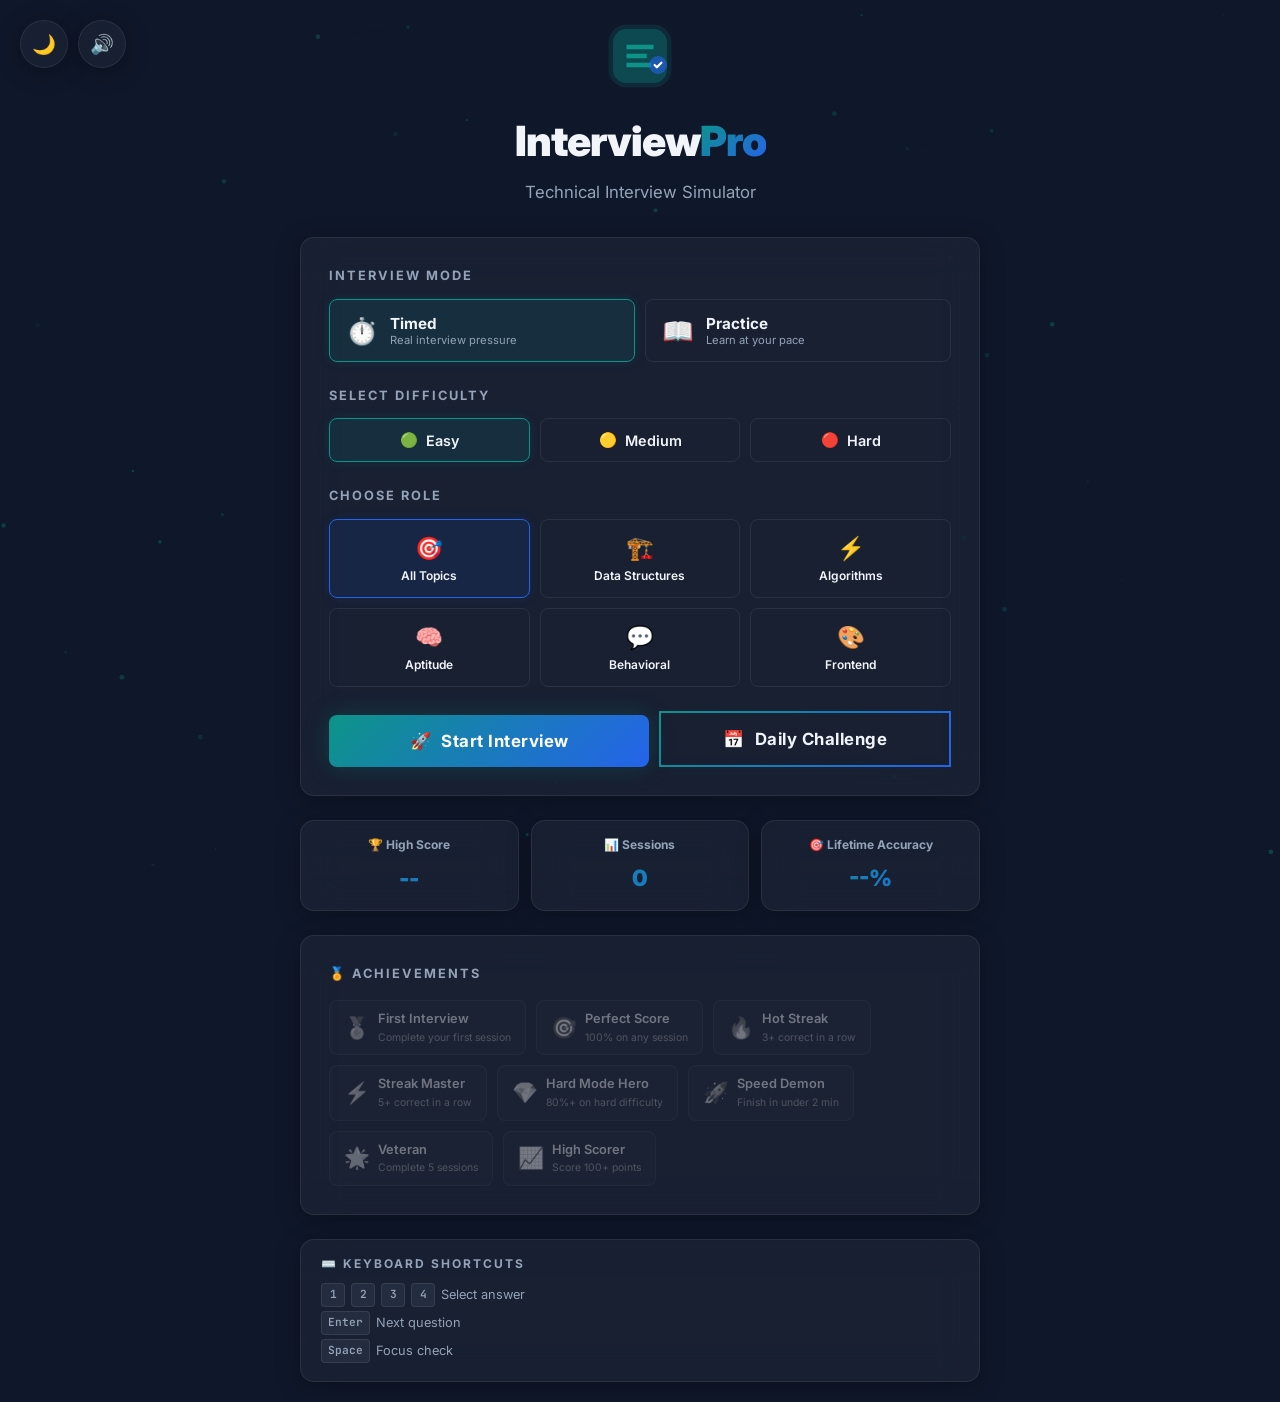
<file: index.html>
<!DOCTYPE html>
<html lang="en">
<head>
    <meta charset="UTF-8">
    <meta name="viewport" content="width=device-width, initial-scale=1.0">
    <meta name="description" content="InterviewPro Simulator - An interactive online technical interview simulator with real-time scoring, timer, and performance analysis.">
    <meta name="theme-color" content="#0f172a">
    <meta name="apple-mobile-web-app-capable" content="yes">
    <meta name="apple-mobile-web-app-status-bar-style" content="black-translucent">
    <title>InterviewPro Simulator — Online Interview Simulator</title>
    <link rel="manifest" href="manifest.json">
    <link rel="preconnect" href="https://fonts.googleapis.com">
    <link rel="preconnect" href="https://fonts.gstatic.com" crossorigin>
    <link href="https://fonts.googleapis.com/css2?family=Inter:wght@300;400;500;600;700;800;900&family=JetBrains+Mono:wght@400;500;600&display=swap" rel="stylesheet">
    <link rel="stylesheet" href="index.css">
</head>
<body>
    <!-- Particle Background -->
    <canvas id="particleCanvas"></canvas>

    <!-- Confetti Canvas -->
    <canvas id="confettiCanvas"></canvas>

    <!-- Theme Toggle -->
    <button class="theme-toggle" id="themeToggle" title="Toggle Light/Dark Mode" aria-label="Toggle theme">🌙</button>

    <!-- Sound Toggle -->
    <button class="sound-toggle" id="soundToggle" title="Toggle Sound" aria-label="Toggle sound">🔊</button>

    <!-- ==================== SCREEN: START ==================== -->
    <div id="screen-start" class="screen active">
        <div class="start-container">
            <div class="logo-section">
                <div class="logo-icon">
                    <svg viewBox="0 0 64 64" fill="none">
                        <rect x="4" y="4" width="56" height="56" rx="16" fill="url(#logoGrad)" opacity="0.15"/>
                        <rect x="8" y="8" width="48" height="48" rx="12" fill="url(#logoGrad)" opacity="0.3"/>
                        <path d="M20 22h24v4H20zM20 30h18v4H20zM20 38h22v4H20z" fill="url(#logoGrad)"/>
                        <circle cx="48" cy="40" r="8" fill="#2563eb" opacity="0.6"/>
                        <path d="M45 40l2 2 4-4" stroke="#fff" stroke-width="2" stroke-linecap="round" stroke-linejoin="round"/>
                        <defs>
                            <linearGradient id="logoGrad" x1="0" y1="0" x2="64" y2="64">
                                <stop offset="0%" stop-color="#0d9488"/>
                                <stop offset="100%" stop-color="#2563eb"/>
                            </linearGradient>
                        </defs>
                    </svg>
                </div>
                <h1 class="logo-title">Interview<span class="accent">Pro</span></h1>
                <p class="logo-subtitle">Technical Interview Simulator</p>
            </div>
            
            <div class="start-card glass-card">
                <!-- Mode Selection -->
                <div class="mode-section">
                    <h3>Interview Mode</h3>
                    <div class="mode-buttons" id="modeButtons">
                        <button class="mode-btn active" data-mode="timed">
                            <span class="mode-icon">⏱️</span>
                            <div class="mode-info">
                                <span class="mode-name">Timed</span>
                                <span class="mode-desc">Real interview pressure</span>
                            </div>
                        </button>
                        <button class="mode-btn" data-mode="practice">
                            <span class="mode-icon">📖</span>
                            <div class="mode-info">
                                <span class="mode-name">Practice</span>
                                <span class="mode-desc">Learn at your pace</span>
                            </div>
                        </button>
                    </div>
                </div>

                <div class="difficulty-section">
                    <h3>Select Difficulty</h3>
                    <div class="difficulty-buttons" id="difficultyButtons">
                        <button class="diff-btn active" data-difficulty="easy">
                            <span class="diff-icon">🟢</span>
                            <span>Easy</span>
                        </button>
                        <button class="diff-btn" data-difficulty="medium">
                            <span class="diff-icon">🟡</span>
                            <span>Medium</span>
                        </button>
                        <button class="diff-btn" data-difficulty="hard">
                            <span class="diff-icon">🔴</span>
                            <span>Hard</span>
                        </button>
                    </div>
                </div>

                <div class="role-section">
                    <h3>Choose Role</h3>
                    <div class="role-grid" id="roleGrid">
                        <button class="role-btn active" data-role="all">
                            <span class="role-icon">🎯</span>
                            <span class="role-name">All Topics</span>
                        </button>
                        <button class="role-btn" data-role="ds">
                            <span class="role-icon">🏗️</span>
                            <span class="role-name">Data Structures</span>
                        </button>
                        <button class="role-btn" data-role="algo">
                            <span class="role-icon">⚡</span>
                            <span class="role-name">Algorithms</span>
                        </button>
                        <button class="role-btn" data-role="aptitude">
                            <span class="role-icon">🧠</span>
                            <span class="role-name">Aptitude</span>
                        </button>
                        <button class="role-btn" data-role="behavioral">
                            <span class="role-icon">💬</span>
                            <span class="role-name">Behavioral</span>
                        </button>
                        <button class="role-btn" data-role="frontend">
                            <span class="role-icon">🎨</span>
                            <span class="role-name">Frontend</span>
                        </button>
                    </div>
                </div>

                <div class="start-buttons-row">
                    <button id="btnStartInterview" class="btn-primary btn-glow" aria-label="Start a new interview session">
                        <span class="btn-icon">🚀</span>
                        Start Interview
                    </button>
                    <button id="btnDailyChallenge" class="btn-daily" aria-label="Start today's daily challenge">
                        <span class="btn-icon">📅</span>
                        Daily Challenge
                    </button>
                </div>
            </div>

            <!-- Stats Row -->
            <div class="stats-row">
                <div class="leaderboard-mini glass-card">
                    <h3>🏆 High Score</h3>
                    <div id="highScoreDisplay" class="high-score-value">--</div>
                </div>
                <div class="leaderboard-mini glass-card">
                    <h3>📊 Sessions</h3>
                    <div id="totalSessionsDisplay" class="high-score-value">0</div>
                </div>
                <div class="leaderboard-mini glass-card">
                    <h3>🎯 Lifetime Accuracy</h3>
                    <div id="lifetimeAccuracyDisplay" class="high-score-value">--%</div>
                </div>
            </div>

            <!-- Badges Showcase -->
            <div class="badges-showcase glass-card" id="badgesShowcase">
                <h3>🏅 Achievements</h3>
                <div class="badges-grid" id="badgesGrid">
                    <!-- Injected dynamically -->
                </div>
            </div>

            <!-- Keyboard Shortcuts Hint -->
            <div class="shortcuts-hint glass-card">
                <h3>⌨️ Keyboard Shortcuts</h3>
                <div class="shortcut-row"><kbd>1</kbd><kbd>2</kbd><kbd>3</kbd><kbd>4</kbd> Select answer</div>
                <div class="shortcut-row"><kbd>Enter</kbd> Next question</div>
                <div class="shortcut-row"><kbd>Space</kbd> Focus check</div>
            </div>
        </div>
    </div>

    <!-- ==================== SCREEN: COUNTDOWN ==================== -->
    <div id="screen-countdown" class="screen">
        <div class="countdown-container">
            <div class="countdown-text" id="countdownText">3</div>
            <div class="countdown-label">Get Ready...</div>
        </div>
    </div>

    <!-- ==================== SCREEN: INTERVIEW ==================== -->
    <div id="screen-interview" class="screen">
        <div class="interview-container">
            <!-- Top Bar -->
            <div class="top-bar">
                <div class="top-bar-left">
                    <span class="interview-badge" id="interviewBadge">LIVE INTERVIEW</span>
                    <span class="category-badge" id="categoryBadge">Data Structures</span>
                </div>
                <div class="top-bar-center">
                    <div class="progress-container">
                        <div class="progress-text">Question <span id="questionNum">1</span>/<span id="totalQuestions">10</span></div>
                        <div class="progress-bar-track">
                            <div class="progress-bar-fill" id="progressBar" style="width: 10%"></div>
                        </div>
                    </div>
                </div>
                <div class="top-bar-right">
                    <div class="streak-display" id="streakDisplay">
                        <span class="streak-icon">🔥</span>
                        <span class="streak-value" id="streakValue">0</span>
                    </div>
                    <div class="score-display">
                        <span class="score-label">Score</span>
                        <span class="score-value" id="scoreDisplay">0</span>
                    </div>
                </div>
            </div>

            <!-- Interviewer Avatar -->
            <div class="interviewer-section">
                <div class="interviewer-avatar" id="interviewerAvatar">
                    <div class="avatar-face">
                        <div class="avatar-eyes">
                            <div class="eye left"></div>
                            <div class="eye right"></div>
                        </div>
                        <div class="avatar-mouth neutral"></div>
                    </div>
                </div>
                <div class="interviewer-speech" id="interviewerSpeech">
                    Let's begin. Read the question carefully...
                </div>
            </div>

            <!-- Timer (hidden in practice mode) -->
            <div class="timer-container" id="timerContainer">
                <svg class="timer-svg" viewBox="0 0 120 120">
                    <circle class="timer-bg" cx="60" cy="60" r="52"/>
                    <circle class="timer-ring" id="timerRing" cx="60" cy="60" r="52"/>
                </svg>
                <div class="timer-text" id="timerText">60</div>
                <div class="timer-label">seconds</div>
            </div>

            <!-- Question Card -->
            <div class="question-card glass-card" id="questionCard">
                <div class="question-difficulty-tag" id="questionDiffTag">EASY</div>
                <h2 class="question-text" id="questionText">
                    What is the time complexity of binary search?
                </h2>
                <div class="options-grid" id="optionsGrid">
                    <!-- Options will be injected -->
                </div>
                <!-- Show Answer button for practice mode -->
                <button class="btn-show-answer" id="btnShowAnswer" style="display:none;">
                    💡 Show Answer
                </button>
            </div>

            <!-- Feedback Overlay -->
            <div class="feedback-overlay" id="feedbackOverlay">
                <div class="feedback-card glass-card" id="feedbackCard">
                    <div class="feedback-icon" id="feedbackIcon">✅</div>
                    <h3 class="feedback-title" id="feedbackTitle">Correct!</h3>
                    <p class="feedback-explanation" id="feedbackExplanation">
                        Binary search halves the search space each iteration.
                    </p>
                    <div class="feedback-score-change" id="feedbackScoreChange">+10 points</div>
                    <div class="feedback-streak" id="feedbackStreak" style="display:none;"></div>
                    <button class="btn-primary btn-next" id="btnNext">
                        Next Question →
                    </button>
                </div>
            </div>

            <!-- Anti-Gravity Focus Check -->
            <div class="focus-check-overlay" id="focusCheckOverlay">
                <div class="focus-check-card" id="focusCheckCard">
                    <div class="focus-icon">⚡</div>
                    <h3>FOCUS CHECK!</h3>
                    <p>Are you still there?</p>
                    <div class="focus-timer" id="focusTimer">3</div>
                    <button class="btn-focus" id="btnFocusConfirm">I'M HERE!</button>
                </div>
                <!-- Floating distractors -->
                <div class="distractor d1">{ }</div>
                <div class="distractor d2">&&</div>
                <div class="distractor d3">( )</div>
                <div class="distractor d4">[ ]</div>
                <div class="distractor d5">=> </div>
                <div class="distractor d6">**</div>
            </div>
        </div>
    </div>

    <!-- ==================== SCREEN: RESULTS ==================== -->
    <div id="screen-results" class="screen">
        <div class="results-container">
            <h2 class="results-title">📊 Performance Report</h2>
            
            <div class="results-grid">
                <!-- Score Circle -->
                <div class="result-score-card glass-card">
                    <div class="score-circle-container">
                        <svg class="score-circle-svg" viewBox="0 0 160 160">
                            <circle class="score-bg-circle" cx="80" cy="80" r="70"/>
                            <circle class="score-fill-circle" id="scoreCircle" cx="80" cy="80" r="70"/>
                        </svg>
                        <div class="score-circle-text">
                            <span class="score-percentage" id="scorePercentage">0%</span>
                            <span class="score-fraction" id="scoreFraction">0/10</span>
                        </div>
                    </div>
                    <div class="score-grade" id="scoreGrade">--</div>
                </div>

                <!-- Stats -->
                <div class="result-stats-card glass-card">
                    <h3>Statistics</h3>
                    <div class="stat-row">
                        <span class="stat-label">Total Questions</span>
                        <span class="stat-value" id="statTotal">10</span>
                    </div>
                    <div class="stat-row">
                        <span class="stat-label">Correct</span>
                        <span class="stat-value correct" id="statCorrect">0</span>
                    </div>
                    <div class="stat-row">
                        <span class="stat-label">Incorrect</span>
                        <span class="stat-value incorrect" id="statIncorrect">0</span>
                    </div>
                    <div class="stat-row">
                        <span class="stat-label">Time Taken</span>
                        <span class="stat-value" id="statTime">0s</span>
                    </div>
                    <div class="stat-row">
                        <span class="stat-label">Best Streak</span>
                        <span class="stat-value" id="statStreak">0 🔥</span>
                    </div>
                    <div class="stat-row">
                        <span class="stat-label">Focus Checks Passed</span>
                        <span class="stat-value" id="statFocus">0</span>
                    </div>
                </div>
            </div>

            <!-- New Badges Earned -->
            <div class="new-badges glass-card" id="newBadgesCard" style="display:none;">
                <h3>🎉 New Achievements Unlocked!</h3>
                <div class="new-badges-grid" id="newBadgesGrid"></div>
            </div>

            <!-- Category Breakdown -->
            <div class="category-breakdown glass-card">
                <h3>Category Breakdown</h3>
                <div id="categoryBreakdown">
                    <!-- Injected dynamically -->
                </div>
            </div>

            <!-- Answer Review -->
            <div class="answer-review glass-card">
                <div class="review-header">
                    <h3>📝 Answer Review</h3>
                    <button class="btn-toggle-review" id="btnToggleReview">Show All ▼</button>
                </div>
                <div class="review-list" id="reviewList" style="display:none;">
                    <!-- Injected dynamically -->
                </div>
            </div>

            <!-- Feedback -->
            <div class="personalized-feedback glass-card">
                <h3>💡 Personalized Feedback</h3>
                <div id="strengthsList" class="feedback-list">
                    <!-- Injected -->
                </div>
                <div id="weaknessList" class="feedback-list">
                    <!-- Injected -->
                </div>
                <p class="feedback-summary" id="feedbackSummary"></p>
            </div>

            <!-- Actions -->
            <div class="result-actions">
                <button class="btn-primary btn-glow" id="btnRetry" aria-label="Retry the interview">
                    <span class="btn-icon">🔄</span>
                    Retry Interview
                </button>
                <button class="btn-secondary" id="btnShare" aria-label="Share your results">
                    <span class="btn-icon">📤</span>
                    Share Results
                </button>
                <button class="btn-secondary" id="btnHome" aria-label="Go back to home screen">
                    <span class="btn-icon">🏠</span>
                    Back to Home
                </button>
            </div>
        </div>
    </div>

    <!-- Audio Elements -->
    <audio id="sfxCorrect" preload="auto"></audio>
    <audio id="sfxIncorrect" preload="auto"></audio>
    <audio id="sfxTick" preload="auto"></audio>
    <audio id="sfxAlert" preload="auto"></audio>

    <script src="questions.js"></script>
    <script src="app.js"></script>
    <script>
      // Register Service Worker for PWA
      if ('serviceWorker' in navigator) {
        navigator.serviceWorker.register('sw.js').catch(() => {});
      }
    </script>
</body>
</html>
</file>
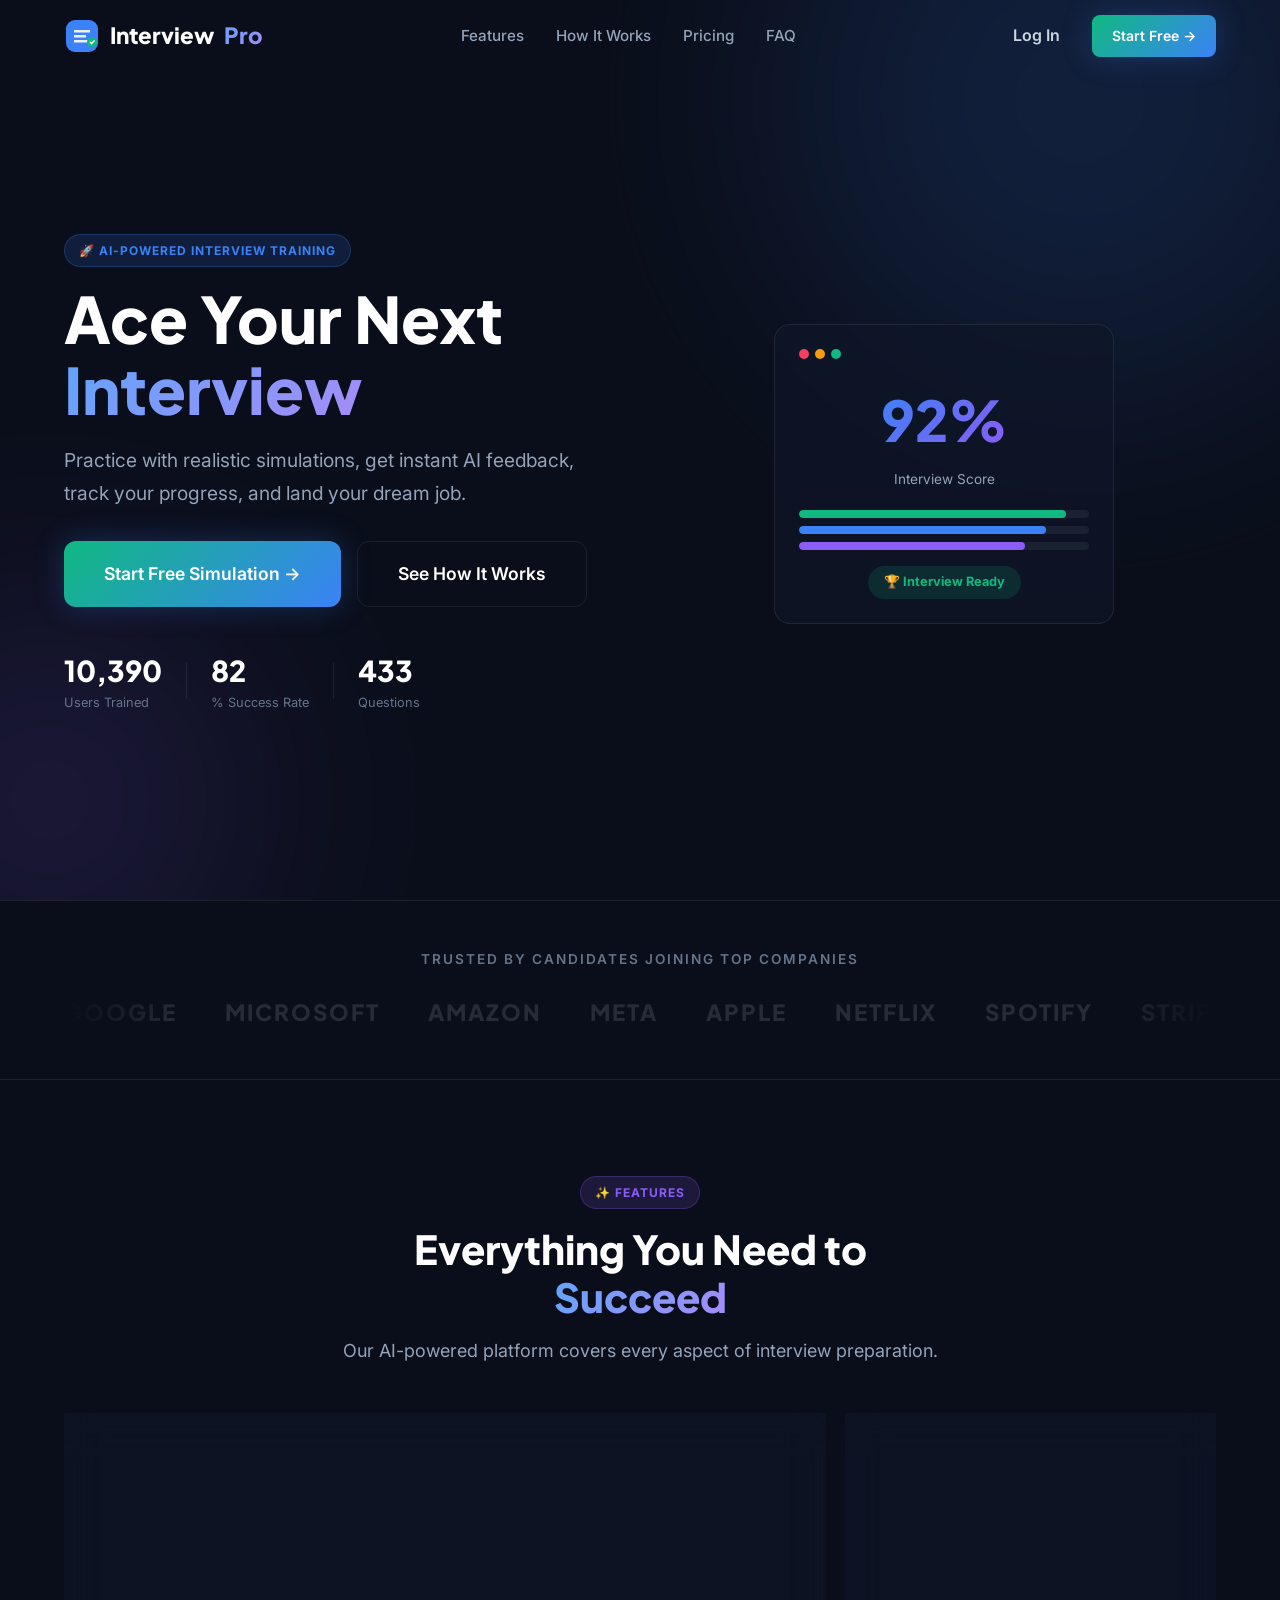
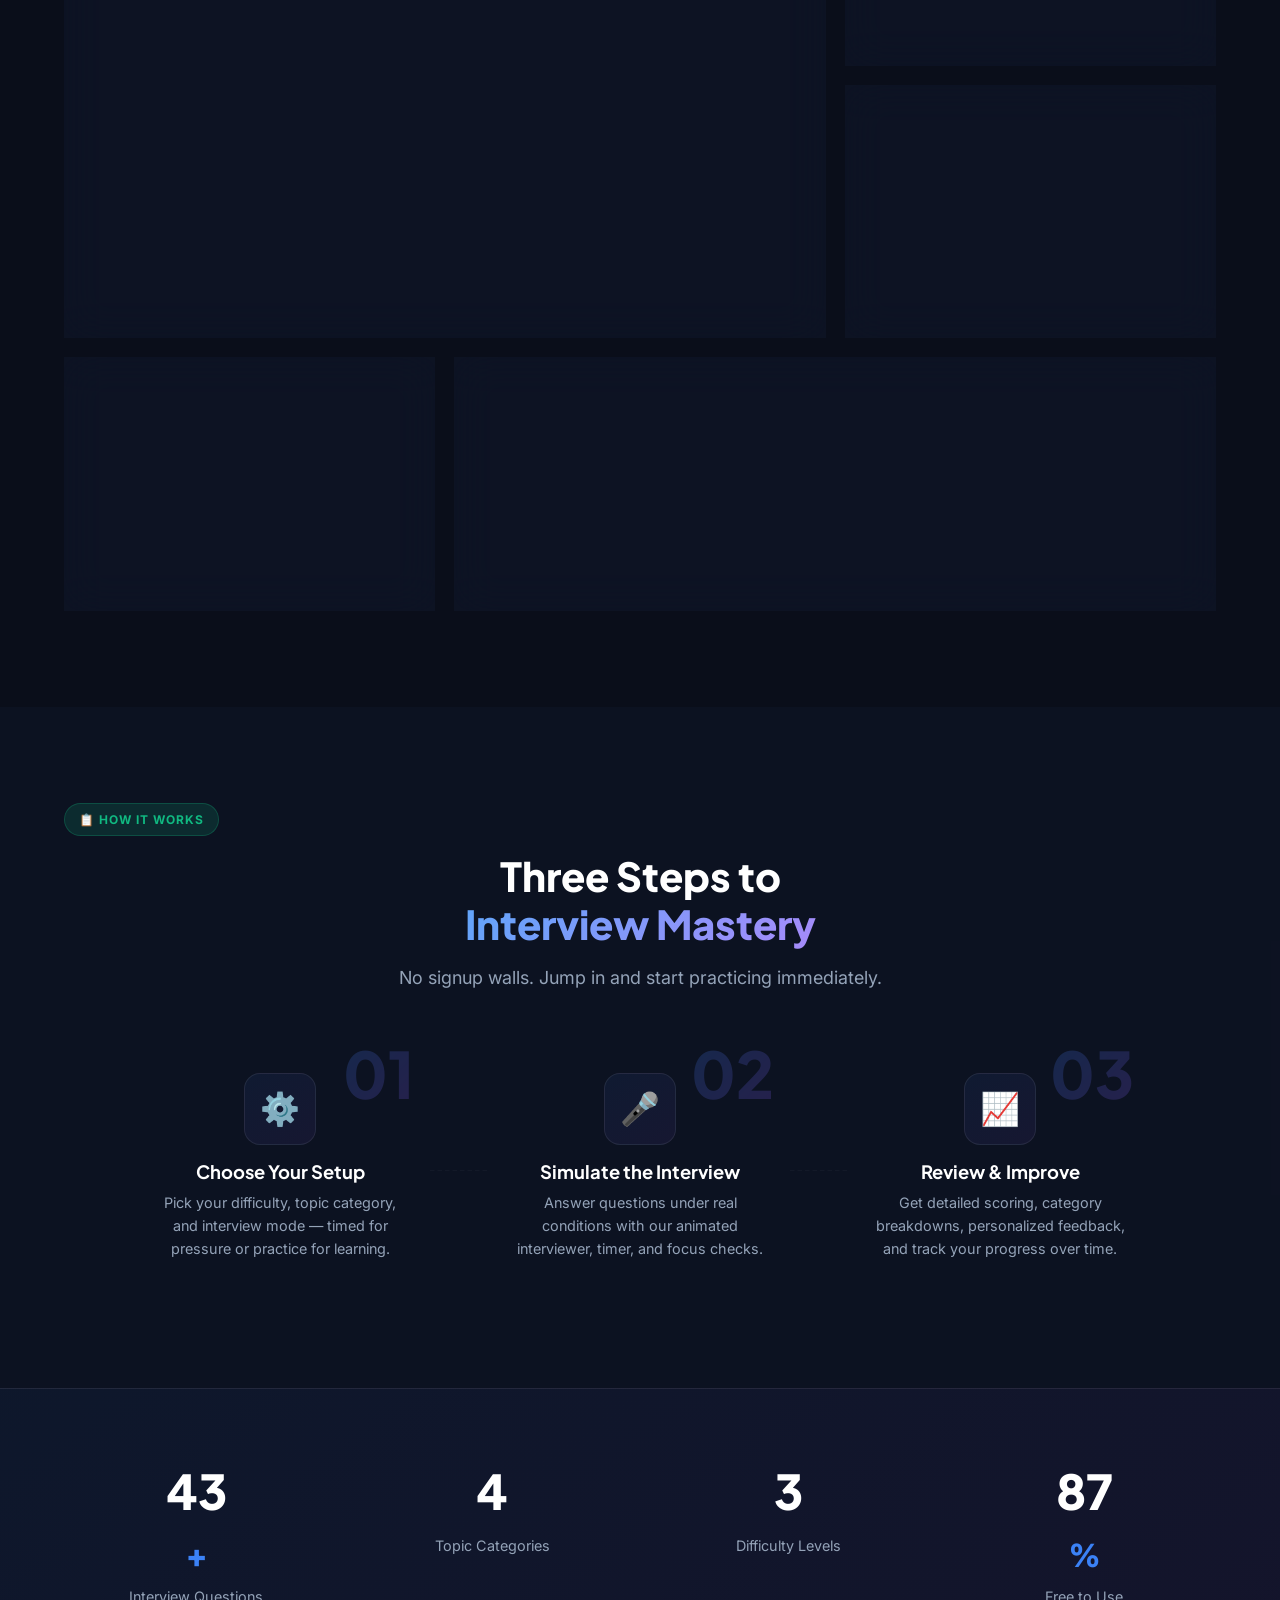
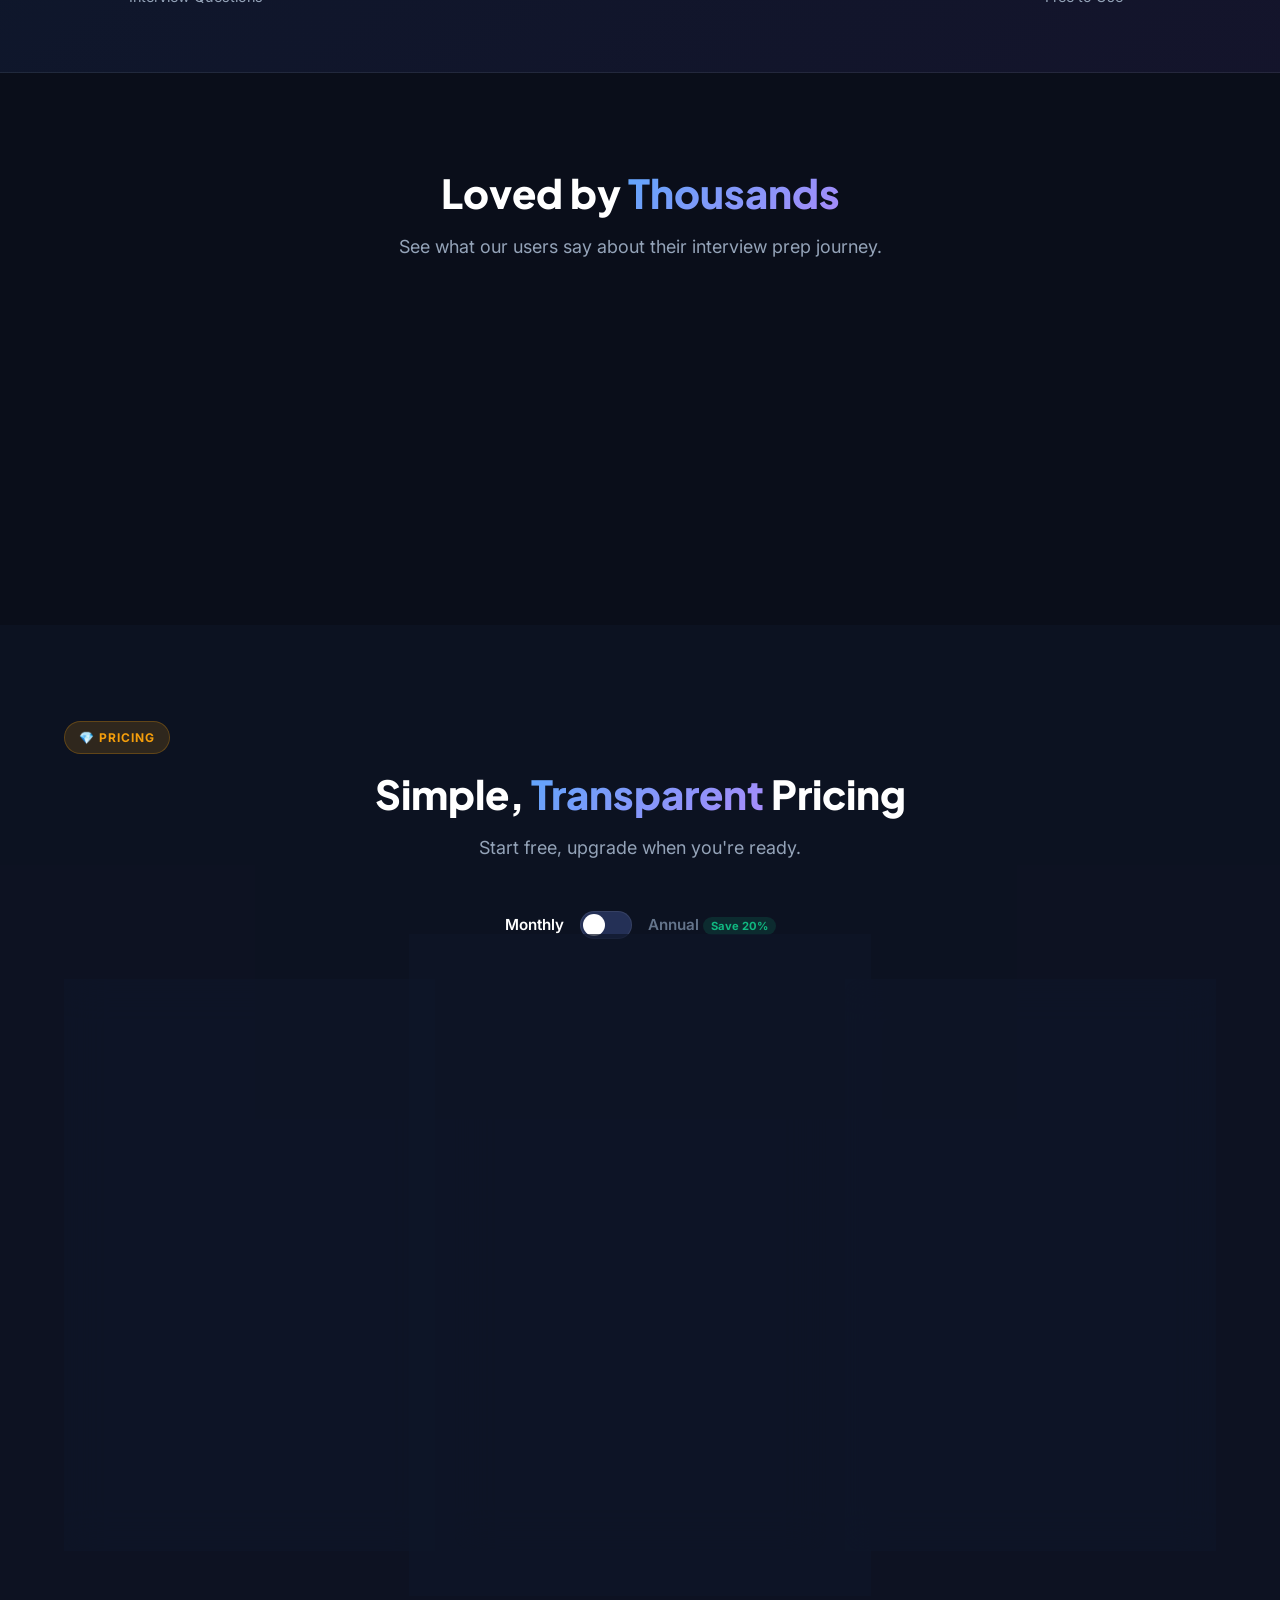
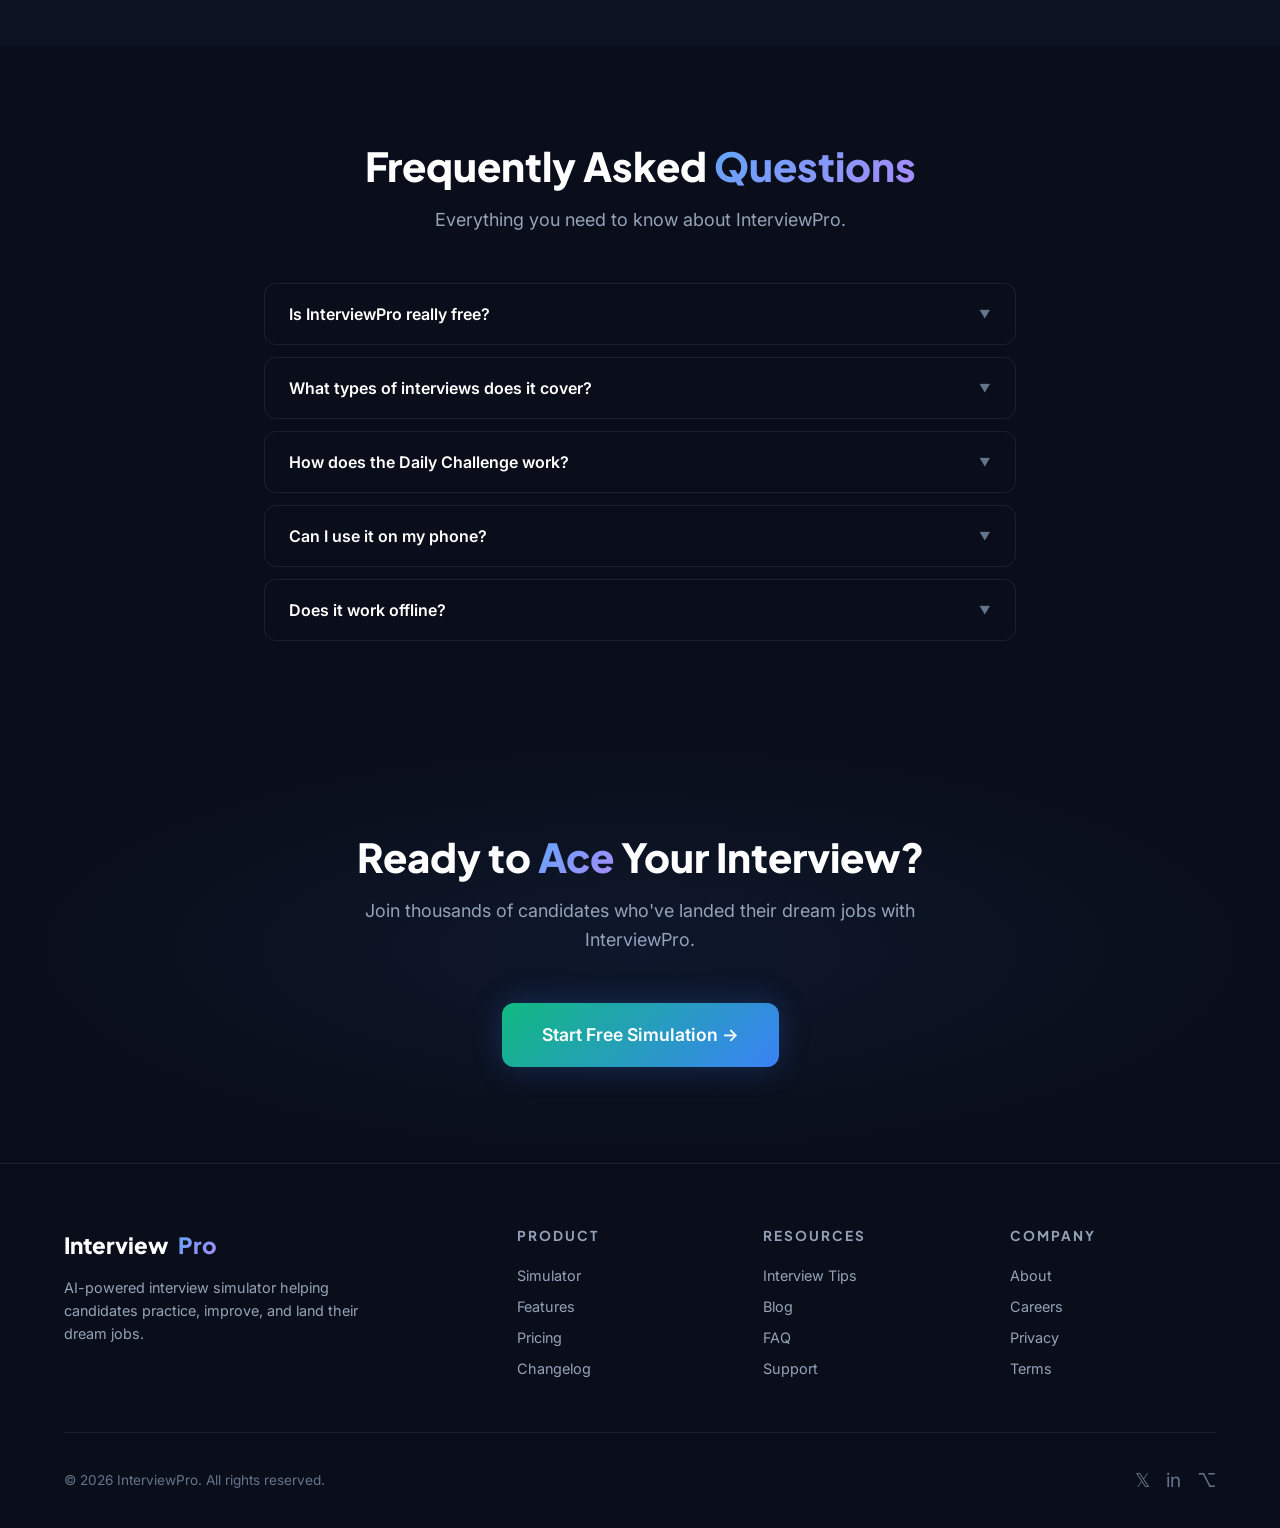
<file: landing.html>
<!DOCTYPE html>
<html lang="en">
<head>
    <meta charset="UTF-8">
    <meta name="viewport" content="width=device-width, initial-scale=1.0">
    <meta name="description" content="InterviewPro Simulator — Practice, simulate, and master job interviews with AI-powered feedback, real-time scoring, and performance analytics.">
    <meta name="theme-color" content="#0a0e1a">
    <meta property="og:title" content="InterviewPro Simulator — Master Your Next Interview">
    <meta property="og:description" content="AI-powered interview simulator with real-time scoring and analytics.">
    <meta property="og:type" content="website">
    <title>InterviewPro Simulator — Master Your Next Interview</title>
    <link rel="manifest" href="manifest.json">
    <link rel="stylesheet" href="styles/design-system.css">
    <link rel="stylesheet" href="styles/landing.css">
</head>
<body>

<!-- ════════ NAVBAR ════════ -->
<nav class="navbar" id="navbar" role="navigation" aria-label="Main navigation">
    <div class="container">
        <a href="#" class="nav-logo" aria-label="InterviewPro Home">
            <svg class="nav-logo-icon" viewBox="0 0 36 36" fill="none"><rect x="2" y="2" width="32" height="32" rx="9" fill="url(#ng)"/><path d="M10 12h16v2.5H10zM10 17h12v2.5H10zM10 22h14v2.5H10z" fill="white" opacity=".9"/><circle cx="28" cy="24" r="5" fill="#10b981"/><path d="M26 24l1.5 1.5 3-3" stroke="white" stroke-width="1.5" fill="none"/><defs><linearGradient id="ng" x1="0" y1="0" x2="36" y2="36"><stop stop-color="#3b82f6"/><stop offset="1" stop-color="#8b5cf6"/></linearGradient></defs></svg>
            Interview<span class="text-gradient">Pro</span>
        </a>
        <ul class="nav-links">
            <li><a href="#features">Features</a></li>
            <li><a href="#how-it-works">How It Works</a></li>
            <li><a href="#pricing">Pricing</a></li>
            <li><a href="#faq">FAQ</a></li>
        </ul>
        <div class="nav-cta">
            <a href="app.html" class="btn btn-ghost">Log In</a>
            <a href="app.html" class="btn btn-primary btn-sm">Start Free →</a>
        </div>
        <button class="nav-hamburger" id="navHamburger" aria-label="Open menu">☰</button>
    </div>
</nav>
<div class="mobile-menu" id="mobileMenu">
    <a href="#features">Features</a>
    <a href="#how-it-works">How It Works</a>
    <a href="#pricing">Pricing</a>
    <a href="#faq">FAQ</a>
    <a href="app.html" class="btn btn-primary" style="margin-top:16px;">Start Free Simulation →</a>
</div>

<!-- ════════ HERO ════════ -->
<section class="hero">
    <div class="hero-bg-orb hero-orb-1"></div>
    <div class="hero-bg-orb hero-orb-2"></div>
    <div class="container hero-container">
        <div class="hero-content">
            <div class="badge badge-blue animate-fade-up">🚀 AI-Powered Interview Training</div>
            <h1 class="hero-title animate-fade-up delay-1">Ace Your Next<br><span class="text-gradient">Interview</span></h1>
            <p class="hero-subtitle animate-fade-up delay-2">Practice with realistic simulations, get instant AI feedback, track your progress, and land your dream job.</p>
            <div class="hero-actions animate-fade-up delay-3">
                <a href="app.html" class="btn btn-primary btn-lg">Start Free Simulation →</a>
                <a href="#how-it-works" class="btn btn-secondary btn-lg">See How It Works</a>
            </div>
            <div class="hero-stats animate-fade-up delay-4">
                <div class="hero-stat"><span class="hero-stat-num" data-target="12000">0</span><span class="hero-stat-label">Users Trained</span></div>
                <div class="hero-stat-divider"></div>
                <div class="hero-stat"><span class="hero-stat-num" data-target="95">0</span><span class="hero-stat-label">% Success Rate</span></div>
                <div class="hero-stat-divider"></div>
                <div class="hero-stat"><span class="hero-stat-num" data-target="500">0</span><span class="hero-stat-label">Questions</span></div>
            </div>
        </div>
        <div class="hero-visual animate-fade-up delay-3">
            <div class="hero-mockup animate-float">
                <div class="mockup-card glass-card">
                    <div class="mockup-header"><span class="mockup-dot" style="background:#f43f5e"></span><span class="mockup-dot" style="background:#f59e0b"></span><span class="mockup-dot" style="background:#10b981"></span></div>
                    <div class="mockup-score"><span class="mockup-score-num">92%</span><span class="mockup-score-label">Interview Score</span></div>
                    <div class="mockup-bars"><div class="mockup-bar"><div class="mockup-bar-fill" style="width:92%;background:var(--emerald)"></div></div><div class="mockup-bar"><div class="mockup-bar-fill" style="width:85%;background:var(--electric-blue)"></div></div><div class="mockup-bar"><div class="mockup-bar-fill" style="width:78%;background:var(--violet)"></div></div></div>
                    <div class="mockup-badge">🏆 Interview Ready</div>
                </div>
            </div>
        </div>
    </div>
</section>

<!-- ════════ SOCIAL PROOF ════════ -->
<section class="social-proof">
    <div class="container">
        <p class="social-proof-label">Trusted by candidates joining top companies</p>
        <div class="marquee-container">
            <div class="marquee-track">
                <div class="marquee-item">Google</div><div class="marquee-item">Microsoft</div><div class="marquee-item">Amazon</div><div class="marquee-item">Meta</div><div class="marquee-item">Apple</div><div class="marquee-item">Netflix</div><div class="marquee-item">Spotify</div><div class="marquee-item">Stripe</div>
                <div class="marquee-item">Google</div><div class="marquee-item">Microsoft</div><div class="marquee-item">Amazon</div><div class="marquee-item">Meta</div><div class="marquee-item">Apple</div><div class="marquee-item">Netflix</div><div class="marquee-item">Spotify</div><div class="marquee-item">Stripe</div>
            </div>
        </div>
    </div>
</section>

<!-- ════════ FEATURES ════════ -->
<section class="section" id="features">
    <div class="container">
        <div class="badge badge-violet text-center" style="display:inline-block;margin:0 auto var(--space-4);display:block;width:fit-content;margin-left:auto;margin-right:auto;" data-animate>✨ Features</div>
        <h2 class="section-title" data-animate>Everything You Need to<br><span class="text-gradient">Succeed</span></h2>
        <p class="section-subtitle" data-animate>Our AI-powered platform covers every aspect of interview preparation.</p>

        <div class="bento-grid">
            <div class="bento-card bento-large glass-card" data-animate>
                <div class="bento-icon">🤖</div>
                <h3>AI-Powered Feedback</h3>
                <p>Get instant, detailed analysis of your answers with actionable improvement tips generated by advanced AI.</p>
                <div class="bento-visual">
                    <div class="bento-chat"><div class="chat-bubble ai">Your answer was strong on structure but lacked specific metrics. Try: "I increased retention by 23%..."</div><div class="chat-bubble user">Thanks! Let me try again.</div></div>
                </div>
            </div>
            <div class="bento-card glass-card" data-animate>
                <div class="bento-icon">📊</div>
                <h3>Real-Time Scoring</h3>
                <p>Track your performance live with scores across communication, technical skills, and confidence.</p>
            </div>
            <div class="bento-card glass-card" data-animate>
                <div class="bento-icon">🎯</div>
                <h3>50+ Question Bank</h3>
                <p>Practice with curated questions across Data Structures, Algorithms, Behavioral, Frontend, and Aptitude.</p>
            </div>
            <div class="bento-card glass-card" data-animate>
                <div class="bento-icon">📅</div>
                <h3>Daily Challenges</h3>
                <p>Fresh set of questions every day to keep your skills sharp and build a consistent practice habit.</p>
            </div>
            <div class="bento-card bento-wide glass-card" data-animate>
                <div class="bento-icon">🏆</div>
                <h3>Achievement System</h3>
                <p>Earn badges, track streaks, and compete on leaderboards to stay motivated throughout your prep.</p>
                <div class="bento-badges-preview"><span class="mini-badge">🏅 First Interview</span><span class="mini-badge">🔥 Hot Streak</span><span class="mini-badge">💎 Hard Mode Hero</span><span class="mini-badge">🚀 Speed Demon</span></div>
            </div>
        </div>
    </div>
</section>

<!-- ════════ HOW IT WORKS ════════ -->
<section class="section section-alt" id="how-it-works">
    <div class="container">
        <div class="badge badge-emerald" style="width:fit-content;margin:0 auto var(--space-4);" data-animate>📋 How It Works</div>
        <h2 class="section-title" data-animate>Three Steps to<br><span class="text-gradient">Interview Mastery</span></h2>
        <p class="section-subtitle" data-animate>No signup walls. Jump in and start practicing immediately.</p>
        <div class="steps-grid">
            <div class="step-card" data-animate>
                <div class="step-num">01</div>
                <div class="step-icon-wrap"><div class="step-icon">⚙️</div></div>
                <h3>Choose Your Setup</h3>
                <p>Pick your difficulty, topic category, and interview mode — timed for pressure or practice for learning.</p>
            </div>
            <div class="step-connector"><svg viewBox="0 0 80 2"><line x1="0" y1="1" x2="80" y2="1" stroke="rgba(255,255,255,0.1)" stroke-width="2" stroke-dasharray="6 4"/></svg></div>
            <div class="step-card" data-animate>
                <div class="step-num">02</div>
                <div class="step-icon-wrap"><div class="step-icon">🎤</div></div>
                <h3>Simulate the Interview</h3>
                <p>Answer questions under real conditions with our animated interviewer, timer, and focus checks.</p>
            </div>
            <div class="step-connector"><svg viewBox="0 0 80 2"><line x1="0" y1="1" x2="80" y2="1" stroke="rgba(255,255,255,0.1)" stroke-width="2" stroke-dasharray="6 4"/></svg></div>
            <div class="step-card" data-animate>
                <div class="step-num">03</div>
                <div class="step-icon-wrap"><div class="step-icon">📈</div></div>
                <h3>Review & Improve</h3>
                <p>Get detailed scoring, category breakdowns, personalized feedback, and track your progress over time.</p>
            </div>
        </div>
    </div>
</section>

<!-- ════════ STATS BANNER ════════ -->
<section class="stats-banner">
    <div class="container">
        <div class="stats-grid">
            <div class="stat-block" data-animate><span class="stat-number" data-target="50">0</span><span class="stat-suffix">+</span><span class="stat-desc">Interview Questions</span></div>
            <div class="stat-block" data-animate><span class="stat-number" data-target="5">0</span><span class="stat-desc">Topic Categories</span></div>
            <div class="stat-block" data-animate><span class="stat-number" data-target="3">0</span><span class="stat-desc">Difficulty Levels</span></div>
            <div class="stat-block" data-animate><span class="stat-number" data-target="100">0</span><span class="stat-suffix">%</span><span class="stat-desc">Free to Use</span></div>
        </div>
    </div>
</section>

<!-- ════════ TESTIMONIALS ════════ -->
<section class="section" id="testimonials">
    <div class="container">
        <h2 class="section-title" data-animate>Loved by <span class="text-gradient">Thousands</span></h2>
        <p class="section-subtitle" data-animate>See what our users say about their interview prep journey.</p>
    </div>
    <div class="testimonial-marquee">
        <div class="testimonial-track">
            <div class="testimonial-card glass-card"><p>"InterviewPro helped me land my dream job at Google. The AI feedback was incredibly helpful!"</p><div class="testimonial-author"><div class="testimonial-avatar">SK</div><div><strong>Sarah K.</strong><span>Software Engineer, Google</span></div></div></div>
            <div class="testimonial-card glass-card"><p>"The daily challenges kept me consistent. I improved my score by 40% in just 2 weeks."</p><div class="testimonial-author"><div class="testimonial-avatar">MR</div><div><strong>Mike R.</strong><span>Data Scientist, Amazon</span></div></div></div>
            <div class="testimonial-card glass-card"><p>"Practice mode was perfect for understanding my weak areas without the pressure of a timer."</p><div class="testimonial-author"><div class="testimonial-avatar">AP</div><div><strong>Aisha P.</strong><span>Frontend Dev, Meta</span></div></div></div>
            <div class="testimonial-card glass-card"><p>"The achievement system made studying fun. I actually looked forward to practicing every day!"</p><div class="testimonial-author"><div class="testimonial-avatar">JL</div><div><strong>James L.</strong><span>Backend Dev, Stripe</span></div></div></div>
            <div class="testimonial-card glass-card"><p>"Best interview prep tool I've used. The question quality is top-notch and explanations are clear."</p><div class="testimonial-author"><div class="testimonial-avatar">EC</div><div><strong>Emily C.</strong><span>ML Engineer, Netflix</span></div></div></div>
            <!-- Duplicates for seamless loop -->
            <div class="testimonial-card glass-card"><p>"InterviewPro helped me land my dream job at Google. The AI feedback was incredibly helpful!"</p><div class="testimonial-author"><div class="testimonial-avatar">SK</div><div><strong>Sarah K.</strong><span>Software Engineer, Google</span></div></div></div>
            <div class="testimonial-card glass-card"><p>"The daily challenges kept me consistent. I improved my score by 40% in just 2 weeks."</p><div class="testimonial-author"><div class="testimonial-avatar">MR</div><div><strong>Mike R.</strong><span>Data Scientist, Amazon</span></div></div></div>
            <div class="testimonial-card glass-card"><p>"Practice mode was perfect for understanding my weak areas without the pressure of a timer."</p><div class="testimonial-author"><div class="testimonial-avatar">AP</div><div><strong>Aisha P.</strong><span>Frontend Dev, Meta</span></div></div></div>
        </div>
    </div>
</section>

<!-- ════════ PRICING ════════ -->
<section class="section section-alt" id="pricing">
    <div class="container">
        <div class="badge badge-amber" style="width:fit-content;margin:0 auto var(--space-4);" data-animate>💎 Pricing</div>
        <h2 class="section-title" data-animate>Simple, <span class="text-gradient">Transparent</span> Pricing</h2>
        <p class="section-subtitle" data-animate>Start free, upgrade when you're ready.</p>

        <div class="pricing-toggle" data-animate>
            <span class="toggle-label active" id="toggleMonthly">Monthly</span>
            <button class="toggle-switch" id="pricingToggle" aria-label="Toggle annual pricing"><div class="toggle-knob"></div></button>
            <span class="toggle-label" id="toggleAnnual">Annual <span class="toggle-save">Save 20%</span></span>
        </div>

        <div class="pricing-grid">
            <div class="pricing-card glass-card" data-animate>
                <h3>Basic</h3>
                <p class="pricing-desc">Perfect for getting started</p>
                <div class="pricing-price"><span class="price-currency">$</span><span class="price-amount" data-monthly="0" data-annual="0">0</span><span class="price-period">/mo</span></div>
                <ul class="pricing-features"><li>✓ 50+ questions</li><li>✓ 3 difficulty levels</li><li>✓ Real-time scoring</li><li>✓ Basic analytics</li><li>✗ Daily challenges</li><li>✗ Code snippets</li></ul>
                <a href="app.html" class="btn btn-secondary" style="width:100%">Get Started Free</a>
            </div>
            <div class="pricing-card pricing-popular glass-card" data-animate>
                <div class="pricing-badge">Most Popular</div>
                <h3>Pro</h3>
                <p class="pricing-desc">For serious candidates</p>
                <div class="pricing-price"><span class="price-currency">$</span><span class="price-amount" data-monthly="12" data-annual="10">12</span><span class="price-period">/mo</span></div>
                <ul class="pricing-features"><li>✓ Everything in Basic</li><li>✓ Daily challenges</li><li>✓ Code snippets</li><li>✓ Achievement system</li><li>✓ Detailed analytics</li><li>✓ Priority support</li></ul>
                <a href="app.html" class="btn btn-primary" style="width:100%">Start Pro Trial →</a>
            </div>
            <div class="pricing-card glass-card" data-animate>
                <h3>Enterprise</h3>
                <p class="pricing-desc">For teams & organizations</p>
                <div class="pricing-price"><span class="price-currency">$</span><span class="price-amount" data-monthly="49" data-annual="39">49</span><span class="price-period">/mo</span></div>
                <ul class="pricing-features"><li>✓ Everything in Pro</li><li>✓ Custom question banks</li><li>✓ Team analytics</li><li>✓ API access</li><li>✓ White-label option</li><li>✓ Dedicated support</li></ul>
                <a href="#" class="btn btn-secondary" style="width:100%">Contact Sales</a>
            </div>
        </div>
    </div>
</section>

<!-- ════════ FAQ ════════ -->
<section class="section" id="faq">
    <div class="container" style="max-width:800px;">
        <h2 class="section-title" data-animate>Frequently Asked <span class="text-gradient">Questions</span></h2>
        <p class="section-subtitle" data-animate>Everything you need to know about InterviewPro.</p>
        <div class="faq-list" data-animate>
            <div class="faq-item"><button class="faq-question" aria-expanded="false"><span>Is InterviewPro really free?</span><span class="faq-chevron">▼</span></button><div class="faq-answer"><p>Yes! The Basic plan is completely free with access to 50+ questions, real-time scoring, and basic analytics. No credit card required.</p></div></div>
            <div class="faq-item"><button class="faq-question" aria-expanded="false"><span>What types of interviews does it cover?</span><span class="faq-chevron">▼</span></button><div class="faq-answer"><p>We cover Data Structures, Algorithms, Aptitude, Behavioral, and Frontend interviews — with more categories coming soon.</p></div></div>
            <div class="faq-item"><button class="faq-question" aria-expanded="false"><span>How does the Daily Challenge work?</span><span class="faq-chevron">▼</span></button><div class="faq-answer"><p>Every day, a fresh set of 5 curated questions is generated. All users get the same questions, so you can compare scores with friends.</p></div></div>
            <div class="faq-item"><button class="faq-question" aria-expanded="false"><span>Can I use it on my phone?</span><span class="faq-chevron">▼</span></button><div class="faq-answer"><p>Absolutely! InterviewPro is fully responsive and works as a Progressive Web App — install it on your home screen for the best experience.</p></div></div>
            <div class="faq-item"><button class="faq-question" aria-expanded="false"><span>Does it work offline?</span><span class="faq-chevron">▼</span></button><div class="faq-answer"><p>Yes! Our service worker caches all questions locally, so you can practice even without an internet connection.</p></div></div>
        </div>
    </div>
</section>

<!-- ════════ FINAL CTA ════════ -->
<section class="final-cta">
    <div class="container text-center">
        <h2 class="section-title" data-animate>Ready to <span class="text-gradient">Ace</span> Your Interview?</h2>
        <p class="section-subtitle" data-animate>Join thousands of candidates who've landed their dream jobs with InterviewPro.</p>
        <a href="app.html" class="btn btn-primary btn-lg animate-fade-up delay-2">Start Free Simulation →</a>
    </div>
</section>

<!-- ════════ FOOTER ════════ -->
<footer class="footer">
    <div class="container">
        <div class="footer-grid">
            <div class="footer-brand">
                <div class="nav-logo">Interview<span class="text-gradient">Pro</span></div>
                <p>AI-powered interview simulator helping candidates practice, improve, and land their dream jobs.</p>
            </div>
            <div class="footer-col"><h4>Product</h4><a href="app.html">Simulator</a><a href="#features">Features</a><a href="#pricing">Pricing</a><a href="#">Changelog</a></div>
            <div class="footer-col"><h4>Resources</h4><a href="#">Interview Tips</a><a href="#">Blog</a><a href="#faq">FAQ</a><a href="#">Support</a></div>
            <div class="footer-col"><h4>Company</h4><a href="#">About</a><a href="#">Careers</a><a href="#">Privacy</a><a href="#">Terms</a></div>
        </div>
        <div class="footer-bottom">
            <span>© 2026 InterviewPro. All rights reserved.</span>
            <div class="footer-socials"><a href="#" aria-label="Twitter">𝕏</a><a href="#" aria-label="LinkedIn">in</a><a href="#" aria-label="GitHub">⌥</a></div>
        </div>
    </div>
</footer>

<script src="js/landing.js"></script>
</body>
</html>
</file>
<file: index.css>
/* ===== RESET & BASE ===== */
*, *::before, *::after { margin: 0; padding: 0; box-sizing: border-box; }

/* ===== DARK THEME (default) ===== */
:root {
    --bg-primary: #0f172a;
    --bg-secondary: #1e293b;
    --bg-card: rgba(30, 41, 59, 0.7);
    --glass: rgba(255,255,255,0.04);
    --glass-border: rgba(255,255,255,0.08);
    --text-primary: #f1f5f9;
    --text-secondary: #94a3b8;
    --accent-primary: #0d9488;
    --accent-secondary: #2563eb;
    --accent-gradient: linear-gradient(135deg, #0d9488, #2563eb);
    --success: #16a34a;
    --error: #dc2626;
    --warning: #d97706;
    --radius: 14px;
    --radius-sm: 8px;
    --shadow-glow: 0 0 24px rgba(13,148,136,0.25);
    --shadow-card: 0 4px 24px rgba(0,0,0,0.3);
    --transition: 0.3s cubic-bezier(0.4, 0, 0.2, 1);
    --particle-color: 13, 148, 136;
    --overlay-bg: rgba(0,0,0,0.6);
    --focus-overlay-bg: rgba(0,0,0,0.85);
    color-scheme: dark;
}

/* ===== LIGHT THEME ===== */
[data-theme="light"] {
    --bg-primary: #f1f5f9;
    --bg-secondary: #e2e8f0;
    --bg-card: rgba(255, 255, 255, 0.85);
    --glass: rgba(255,255,255,0.7);
    --glass-border: rgba(15,23,42,0.1);
    --text-primary: #0f172a;
    --text-secondary: #475569;
    --accent-primary: #0d9488;
    --accent-secondary: #2563eb;
    --accent-gradient: linear-gradient(135deg, #0d9488, #2563eb);
    --success: #16a34a;
    --error: #dc2626;
    --warning: #d97706;
    --shadow-glow: 0 0 24px rgba(13,148,136,0.15);
    --shadow-card: 0 4px 20px rgba(0,0,0,0.08);
    --particle-color: 13, 148, 136;
    --overlay-bg: rgba(241,245,249,0.7);
    --focus-overlay-bg: rgba(241,245,249,0.92);
    color-scheme: light;
}

body {
    font-family: 'Inter', -apple-system, sans-serif;
    background: var(--bg-primary);
    color: var(--text-primary);
    min-height: 100vh;
    overflow-x: hidden;
    line-height: 1.6;
    transition: background var(--transition), color var(--transition);
}

#particleCanvas {
    position: fixed; top: 0; left: 0; width: 100%; height: 100%;
    z-index: 0; pointer-events: none;
}

/* ===== THEME TOGGLE ===== */
.theme-toggle {
    position: fixed; top: 20px; left: 20px; z-index: 50;
    width: 48px; height: 48px; border-radius: 50%;
    border: 1px solid var(--glass-border);
    background: var(--glass); backdrop-filter: blur(12px);
    color: var(--text-primary); font-size: 1.2rem;
    cursor: pointer; transition: var(--transition);
    display: flex; align-items: center; justify-content: center;
    box-shadow: var(--shadow-card);
}
.theme-toggle:hover { transform: scale(1.1); background: var(--accent-primary); color: #fff; }

/* ===== SCREENS ===== */
.screen { display: none; position: relative; z-index: 1; min-height: 100vh; padding: 20px; }
.screen.active { display: flex; align-items: center; justify-content: center; animation: fadeIn 0.6s ease; }
@keyframes fadeIn { from { opacity: 0; transform: translateY(20px); } to { opacity: 1; transform: translateY(0); } }

/* ===== GLASS CARD ===== */
.glass-card {
    background: var(--glass);
    border: 1px solid var(--glass-border);
    border-radius: var(--radius);
    backdrop-filter: blur(20px);
    -webkit-backdrop-filter: blur(20px);
    padding: 28px;
    box-shadow: var(--shadow-card);
    transition: background var(--transition), border-color var(--transition), box-shadow var(--transition);
}

/* ===== BUTTONS ===== */
.btn-primary {
    display: inline-flex; align-items: center; gap: 10px; justify-content: center;
    padding: 16px 40px; border: none; border-radius: var(--radius-sm);
    background: var(--accent-gradient); color: #fff;
    font-family: inherit; font-size: 1.05rem; font-weight: 700;
    cursor: pointer; transition: var(--transition); letter-spacing: 0.5px;
}
.btn-primary:hover { transform: translateY(-2px); filter: brightness(1.1); }
.btn-glow { box-shadow: var(--shadow-glow); }
.btn-glow:hover { box-shadow: 0 0 40px rgba(13,148,136,0.4); }

.btn-secondary {
    display: inline-flex; align-items: center; gap: 10px; justify-content: center;
    padding: 16px 40px; border: 1px solid var(--glass-border); border-radius: var(--radius-sm);
    background: var(--glass); color: var(--text-primary);
    font-family: inherit; font-size: 1.05rem; font-weight: 600;
    cursor: pointer; transition: var(--transition);
}
.btn-secondary:hover { background: rgba(13,148,136,0.1); transform: translateY(-2px); }

/* ===== START SCREEN ===== */
.start-container { width: 100%; max-width: 680px; display: flex; flex-direction: column; gap: 24px; }

.logo-section { text-align: center; margin-bottom: 8px; }
.logo-icon { width: 72px; height: 72px; margin: 0 auto 16px; animation: float 3s ease-in-out infinite; }
.logo-icon svg { width: 100%; height: 100%; }
@keyframes float { 0%,100% { transform: translateY(0); } 50% { transform: translateY(-10px); } }

.logo-title { font-size: 2.6rem; font-weight: 900; letter-spacing: -1px; }
.accent { background: var(--accent-gradient); -webkit-background-clip: text; -webkit-text-fill-color: transparent; background-clip: text; }
.logo-subtitle { color: var(--text-secondary); font-size: 1.05rem; margin-top: 4px; font-weight: 400; }

.start-card h3 { color: var(--text-secondary); font-size: 0.8rem; text-transform: uppercase; letter-spacing: 2px; margin-bottom: 12px; }

.difficulty-section { margin-bottom: 24px; }
.difficulty-buttons { display: flex; gap: 10px; }
.diff-btn {
    flex: 1; padding: 12px; border: 1px solid var(--glass-border); border-radius: var(--radius-sm);
    background: transparent; color: var(--text-primary); font-family: inherit;
    font-size: 0.9rem; font-weight: 600; cursor: pointer; transition: var(--transition);
    display: flex; align-items: center; justify-content: center; gap: 8px;
}
.diff-btn:hover { background: rgba(13,148,136,0.08); }
.diff-btn.active { border-color: var(--accent-primary); background: rgba(13,148,136,0.12); box-shadow: 0 0 12px rgba(13,148,136,0.15); }

.role-section { margin-bottom: 24px; }
.role-grid { display: grid; grid-template-columns: repeat(3, 1fr); gap: 10px; }
.role-btn {
    padding: 14px 10px; border: 1px solid var(--glass-border); border-radius: var(--radius-sm);
    background: transparent; color: var(--text-primary); font-family: inherit;
    cursor: pointer; transition: var(--transition); text-align: center;
    display: flex; flex-direction: column; align-items: center; gap: 6px;
}
.role-btn:hover { background: rgba(37,99,235,0.08); transform: translateY(-2px); }
.role-btn.active { border-color: var(--accent-secondary); background: rgba(37,99,235,0.1); box-shadow: 0 0 12px rgba(37,99,235,0.12); }
.role-icon { font-size: 1.4rem; }
.role-name { font-size: 0.75rem; font-weight: 600; }

.start-card .btn-primary { width: 100%; margin-top: 4px; }

.leaderboard-mini { text-align: center; padding: 18px; }
.leaderboard-mini h3 { font-size: 0.85rem; color: var(--text-secondary); margin-bottom: 6px; }
.high-score-value { font-size: 2rem; font-weight: 900; background: var(--accent-gradient); -webkit-background-clip: text; -webkit-text-fill-color: transparent; background-clip: text; }

/* ===== INTERVIEW SCREEN ===== */
.interview-container { width: 100%; max-width: 800px; margin: 0 auto; display: flex; flex-direction: column; gap: 20px; }

/* Top Bar */
.top-bar { display: flex; align-items: center; justify-content: space-between; gap: 16px; flex-wrap: wrap; }
.top-bar-left { display: flex; gap: 8px; align-items: center; }
.interview-badge {
    padding: 5px 12px; border-radius: 20px; font-size: 0.7rem; font-weight: 700;
    background: rgba(220,38,38,0.12); color: var(--error); border: 1px solid rgba(220,38,38,0.25);
    letter-spacing: 1.5px; animation: pulse-badge 2s infinite;
}
@keyframes pulse-badge { 0%,100% { opacity: 1; } 50% { opacity: 0.6; } }
.category-badge {
    padding: 5px 12px; border-radius: 20px; font-size: 0.7rem; font-weight: 700;
    background: rgba(13,148,136,0.12); color: var(--accent-primary); border: 1px solid rgba(13,148,136,0.25);
    letter-spacing: 1px;
}

.progress-container { text-align: center; }
.progress-text { font-size: 0.8rem; color: var(--text-secondary); margin-bottom: 6px; font-weight: 600; }
.progress-bar-track { width: 200px; height: 6px; background: rgba(148,163,184,0.15); border-radius: 3px; overflow: hidden; }
.progress-bar-fill { height: 100%; background: var(--accent-gradient); border-radius: 3px; transition: width 0.5s ease; }

.score-display { text-align: right; }
.score-label { display: block; font-size: 0.7rem; color: var(--text-secondary); text-transform: uppercase; letter-spacing: 1px; }
.score-value { font-size: 1.8rem; font-weight: 900; background: var(--accent-gradient); -webkit-background-clip: text; -webkit-text-fill-color: transparent; background-clip: text; }

/* Interviewer */
.interviewer-section { display: flex; align-items: center; gap: 16px; }
.interviewer-avatar {
    width: 56px; height: 56px; border-radius: 50%; flex-shrink: 0;
    background: var(--accent-gradient); display: flex; align-items: center; justify-content: center;
    box-shadow: 0 0 16px rgba(13,148,136,0.25);
}
.avatar-face { position: relative; width: 36px; height: 36px; }
.avatar-eyes { display: flex; gap: 10px; justify-content: center; margin-top: 8px; }
.eye { width: 6px; height: 6px; background: #fff; border-radius: 50%; animation: blink 4s infinite; }
@keyframes blink { 0%,96%,100% { transform: scaleY(1); } 98% { transform: scaleY(0.1); } }
.avatar-mouth { width: 14px; height: 7px; border-bottom: 2.5px solid #fff; border-radius: 0 0 7px 7px; margin: 6px auto 0; }
.avatar-mouth.happy { border-color: var(--success); }
.avatar-mouth.sad { border-bottom: none; border-top: 2.5px solid var(--error); border-radius: 7px 7px 0 0; }

.interviewer-speech {
    padding: 12px 18px; border-radius: 12px 12px 12px 4px;
    background: var(--glass); border: 1px solid var(--glass-border);
    font-size: 0.9rem; color: var(--text-secondary); font-style: italic; flex: 1;
    transition: background var(--transition), border-color var(--transition);
}

/* Timer */
.timer-container { position: fixed; top: 20px; right: 20px; width: 90px; height: 90px; z-index: 10; }
.timer-svg { width: 100%; height: 100%; transform: rotate(-90deg); }
.timer-bg { fill: none; stroke: rgba(148,163,184,0.12); stroke-width: 6; }
.timer-ring { fill: none; stroke: url(#timerGradient); stroke-width: 6; stroke-linecap: round; stroke-dasharray: 326.73; stroke-dashoffset: 0; transition: stroke-dashoffset 1s linear, stroke 0.3s; }
.timer-text {
    position: absolute; top: 50%; left: 50%; transform: translate(-50%, -60%);
    font-size: 1.6rem; font-weight: 800; font-family: 'JetBrains Mono', monospace;
}
.timer-label { position: absolute; top: 50%; left: 50%; transform: translate(-50%, 50%); font-size: 0.55rem; color: var(--text-secondary); text-transform: uppercase; letter-spacing: 1px; }
.timer-container.warning .timer-text { color: var(--warning); animation: pulse-timer 0.5s infinite; }
.timer-container.danger .timer-text { color: var(--error); animation: pulse-timer 0.3s infinite; }
@keyframes pulse-timer { 0%,100% { opacity: 1; } 50% { opacity: 0.4; } }

/* Question Card */
.question-card { position: relative; }
.question-difficulty-tag {
    position: absolute; top: -1px; right: 24px; padding: 4px 14px;
    font-size: 0.65rem; font-weight: 700; letter-spacing: 2px;
    border-radius: 0 0 8px 8px; background: var(--success); color: #fff;
}
.question-difficulty-tag.medium { background: var(--warning); }
.question-difficulty-tag.hard { background: var(--error); }

.question-text { font-size: 1.15rem; font-weight: 600; line-height: 1.7; margin-bottom: 24px; padding-right: 40px; }

.options-grid { display: flex; flex-direction: column; gap: 12px; }
.option-btn {
    display: flex; align-items: center; gap: 14px; width: 100%;
    padding: 16px 20px; border: 1px solid var(--glass-border); border-radius: var(--radius-sm);
    background: transparent; color: var(--text-primary); font-family: inherit;
    font-size: 0.95rem; font-weight: 500; cursor: pointer; transition: var(--transition);
    text-align: left;
}
.option-btn:hover:not(:disabled) { background: rgba(13,148,136,0.08); border-color: var(--accent-primary); transform: translateX(4px); }
.option-label {
    width: 32px; height: 32px; flex-shrink: 0; border-radius: 8px;
    background: rgba(148,163,184,0.12); display: flex; align-items: center; justify-content: center;
    font-weight: 700; font-size: 0.85rem; transition: var(--transition);
}
.option-btn:hover:not(:disabled) .option-label { background: var(--accent-primary); color: #fff; }
.option-btn.correct { border-color: var(--success); background: rgba(22,163,74,0.1); }
.option-btn.correct .option-label { background: var(--success); color: #fff; }
.option-btn.incorrect { border-color: var(--error); background: rgba(220,38,38,0.1); }
.option-btn.incorrect .option-label { background: var(--error); color: #fff; }

/* Feedback Overlay */
.feedback-overlay {
    position: fixed; inset: 0; z-index: 100; display: none;
    align-items: center; justify-content: center;
    background: var(--overlay-bg); backdrop-filter: blur(6px);
}
.feedback-overlay.active { display: flex; animation: fadeIn 0.3s ease; }
.feedback-card { text-align: center; max-width: 440px; width: 90%; animation: scaleIn 0.4s cubic-bezier(0.34, 1.56, 0.64, 1); }
@keyframes scaleIn { from { transform: scale(0.8); opacity: 0; } to { transform: scale(1); opacity: 1; } }
.feedback-icon { font-size: 3.5rem; margin-bottom: 12px; }
.feedback-title { font-size: 1.5rem; font-weight: 800; margin-bottom: 12px; }
.feedback-title.correct-title { color: var(--success); }
.feedback-title.incorrect-title { color: var(--error); }
.feedback-explanation { color: var(--text-secondary); font-size: 0.9rem; margin-bottom: 16px; line-height: 1.6; }
.feedback-score-change { font-size: 1.1rem; font-weight: 700; margin-bottom: 20px; }
.feedback-score-change.positive { color: var(--success); }
.feedback-score-change.negative { color: var(--error); }
.btn-next { width: 100%; }

/* Focus Check */
.focus-check-overlay {
    position: fixed; inset: 0; z-index: 200; display: none;
    align-items: center; justify-content: center; background: var(--focus-overlay-bg);
}
.focus-check-overlay.active { display: flex; animation: fadeIn 0.2s ease; }

.focus-check-card {
    text-align: center; padding: 40px; border-radius: var(--radius);
    background: rgba(220,38,38,0.08); border: 2px solid rgba(220,38,38,0.4);
    animation: shake 0.5s ease infinite; z-index: 1;
    box-shadow: var(--shadow-card);
}
@keyframes shake {
    0%,100% { transform: translateX(0); }
    25% { transform: translateX(-5px) rotate(-1deg); }
    75% { transform: translateX(5px) rotate(1deg); }
}
.focus-icon { font-size: 3rem; margin-bottom: 12px; }
.focus-check-card h3 { font-size: 1.5rem; color: var(--error); font-weight: 800; margin-bottom: 8px; }
.focus-check-card p { color: var(--text-secondary); margin-bottom: 16px; }
.focus-timer { font-size: 3rem; font-weight: 900; color: var(--error); font-family: 'JetBrains Mono', monospace; margin-bottom: 16px; }
.btn-focus {
    padding: 14px 40px; border: 2px solid var(--error); border-radius: var(--radius-sm);
    background: rgba(220,38,38,0.15); color: var(--text-primary); font-family: inherit;
    font-size: 1.1rem; font-weight: 800; cursor: pointer; transition: var(--transition);
    letter-spacing: 1px;
}
.btn-focus:hover { background: var(--error); color: #fff; transform: scale(1.05); }

.distractor {
    position: absolute; font-size: 1.5rem; color: rgba(148,163,184,0.2);
    font-family: 'JetBrains Mono', monospace; font-weight: 700;
    animation: floatAround 4s ease-in-out infinite;
}
.d1 { top: 10%; left: 15%; animation-delay: 0s; }
.d2 { top: 20%; right: 20%; animation-delay: 0.5s; }
.d3 { bottom: 30%; left: 10%; animation-delay: 1s; }
.d4 { bottom: 15%; right: 15%; animation-delay: 1.5s; }
.d5 { top: 50%; left: 5%; animation-delay: 2s; }
.d6 { top: 40%; right: 8%; animation-delay: 2.5s; }
@keyframes floatAround {
    0%,100% { transform: translate(0, 0) rotate(0deg); }
    25% { transform: translate(20px, -30px) rotate(90deg); }
    50% { transform: translate(-10px, 20px) rotate(180deg); }
    75% { transform: translate(30px, 10px) rotate(270deg); }
}

/* ===== RESULTS SCREEN ===== */
.results-container { width: 100%; max-width: 750px; margin: 0 auto; display: flex; flex-direction: column; gap: 20px; padding: 20px 0; }
.results-title { text-align: center; font-size: 1.8rem; font-weight: 900; margin-bottom: 4px; }

.results-grid { display: grid; grid-template-columns: 1fr 1fr; gap: 20px; }

.result-score-card { text-align: center; display: flex; flex-direction: column; align-items: center; justify-content: center; }
.score-circle-container { position: relative; width: 160px; height: 160px; margin-bottom: 12px; }
.score-circle-svg { width: 100%; height: 100%; transform: rotate(-90deg); }
.score-bg-circle { fill: none; stroke: rgba(148,163,184,0.1); stroke-width: 8; }
.score-fill-circle { fill: none; stroke: url(#scoreGrad); stroke-width: 8; stroke-linecap: round; stroke-dasharray: 439.82; stroke-dashoffset: 439.82; transition: stroke-dashoffset 1.5s ease; }
.score-circle-text {
    position: absolute; top: 50%; left: 50%; transform: translate(-50%, -50%);
    display: flex; flex-direction: column; align-items: center;
}
.score-percentage { font-size: 2rem; font-weight: 900; }
.score-fraction { font-size: 0.8rem; color: var(--text-secondary); }
.score-grade { font-size: 1.2rem; font-weight: 800; padding: 6px 20px; border-radius: 20px; }

.result-stats-card h3 { font-size: 0.8rem; text-transform: uppercase; letter-spacing: 2px; color: var(--text-secondary); margin-bottom: 16px; }
.stat-row { display: flex; justify-content: space-between; padding: 10px 0; border-bottom: 1px solid var(--glass-border); }
.stat-row:last-child { border-bottom: none; }
.stat-label { color: var(--text-secondary); font-size: 0.9rem; }
.stat-value { font-weight: 700; font-family: 'JetBrains Mono', monospace; }
.stat-value.correct { color: var(--success); }
.stat-value.incorrect { color: var(--error); }

.category-breakdown h3 { font-size: 0.8rem; text-transform: uppercase; letter-spacing: 2px; color: var(--text-secondary); margin-bottom: 16px; }
.cat-row { margin-bottom: 14px; }
.cat-row-header { display: flex; justify-content: space-between; margin-bottom: 6px; font-size: 0.85rem; }
.cat-name { font-weight: 600; }
.cat-score { color: var(--text-secondary); font-family: 'JetBrains Mono', monospace; font-size: 0.8rem; }
.cat-bar-track { height: 8px; background: rgba(148,163,184,0.12); border-radius: 4px; overflow: hidden; }
.cat-bar-fill { height: 100%; border-radius: 4px; transition: width 1s ease 0.5s; }
.cat-bar-fill.excellent { background: var(--success); }
.cat-bar-fill.good { background: var(--accent-primary); }
.cat-bar-fill.average { background: var(--warning); }
.cat-bar-fill.poor { background: var(--error); }

.personalized-feedback h3 { font-size: 0.8rem; text-transform: uppercase; letter-spacing: 2px; color: var(--text-secondary); margin-bottom: 16px; }
.feedback-list { margin-bottom: 12px; }
.feedback-item { display: flex; align-items: center; gap: 8px; padding: 6px 0; font-size: 0.9rem; }
.feedback-item.strength { color: var(--success); }
.feedback-item.weakness { color: var(--warning); }
.feedback-summary { font-size: 0.95rem; color: var(--text-primary); padding: 12px; border-radius: 8px; background: rgba(13,148,136,0.08); border-left: 3px solid var(--accent-primary); margin-top: 8px; }

.result-actions { display: flex; gap: 12px; justify-content: center; flex-wrap: wrap; }

/* ===== SOUND TOGGLE ===== */
.sound-toggle {
    position: fixed; top: 20px; left: 78px; z-index: 50;
    width: 48px; height: 48px; border-radius: 50%;
    border: 1px solid var(--glass-border);
    background: var(--glass); backdrop-filter: blur(12px);
    color: var(--text-primary); font-size: 1.2rem;
    cursor: pointer; transition: var(--transition);
    display: flex; align-items: center; justify-content: center;
    box-shadow: var(--shadow-card);
}
.sound-toggle:hover { transform: scale(1.1); background: var(--accent-primary); color: #fff; }

/* ===== MODE SELECTOR ===== */
.mode-section { margin-bottom: 24px; }
.mode-buttons { display: flex; gap: 10px; }
.mode-btn {
    flex: 1; padding: 14px 16px; border: 1px solid var(--glass-border); border-radius: var(--radius-sm);
    background: transparent; color: var(--text-primary); font-family: inherit;
    cursor: pointer; transition: var(--transition);
    display: flex; align-items: center; gap: 12px; text-align: left;
}
.mode-btn:hover { background: rgba(13,148,136,0.08); }
.mode-btn.active { border-color: var(--accent-primary); background: rgba(13,148,136,0.12); box-shadow: 0 0 12px rgba(13,148,136,0.15); }
.mode-icon { font-size: 1.6rem; }
.mode-info { display: flex; flex-direction: column; }
.mode-name { font-weight: 700; font-size: 0.95rem; }
.mode-desc { font-size: 0.7rem; color: var(--text-secondary); }

/* ===== COUNTDOWN SCREEN ===== */
.countdown-container {
    display: flex; flex-direction: column; align-items: center; justify-content: center;
    gap: 16px;
}
.countdown-text {
    font-size: 10rem; font-weight: 900; font-family: 'JetBrains Mono', monospace;
    background: var(--accent-gradient); -webkit-background-clip: text; -webkit-text-fill-color: transparent; background-clip: text;
    animation: countdownPulse 1s ease-in-out infinite;
    line-height: 1;
}
.countdown-label { font-size: 1.2rem; color: var(--text-secondary); font-weight: 600; letter-spacing: 4px; text-transform: uppercase; }
@keyframes countdownPulse { 0%,100% { transform: scale(1); opacity: 1; } 50% { transform: scale(1.15); opacity: 0.7; } }

/* ===== STREAK DISPLAY ===== */
.streak-display {
    display: flex; align-items: center; gap: 4px; padding: 4px 12px;
    border-radius: 20px; background: rgba(245,158,11,0.1); border: 1px solid rgba(245,158,11,0.2);
    font-weight: 800; font-size: 1rem; transition: var(--transition); opacity: 0.5;
}
.streak-display.active { opacity: 1; animation: streakGlow 0.6s ease; background: rgba(245,158,11,0.2); border-color: rgba(245,158,11,0.5); }
@keyframes streakGlow { 0% { transform: scale(1.3); } 100% { transform: scale(1); } }
.streak-icon { font-size: 1.1rem; }
.streak-value { font-family: 'JetBrains Mono', monospace; color: #f59e0b; }

/* ===== CONFETTI ===== */
#confettiCanvas {
    position: fixed; top: 0; left: 0; width: 100%; height: 100%;
    z-index: 300; pointer-events: none;
}

/* ===== STATS ROW ===== */
.stats-row { display: grid; grid-template-columns: repeat(3, 1fr); gap: 12px; }
.stats-row .leaderboard-mini { padding: 14px; }
.stats-row .leaderboard-mini h3 { font-size: 0.75rem; }
.stats-row .high-score-value { font-size: 1.4rem; }

/* ===== BADGES ===== */
.badges-showcase h3 { font-size: 0.8rem; text-transform: uppercase; letter-spacing: 2px; color: var(--text-secondary); margin-bottom: 16px; }
.badges-grid { display: flex; flex-wrap: wrap; gap: 10px; }
.badge-item {
    display: flex; align-items: center; gap: 8px; padding: 8px 14px;
    border-radius: var(--radius-sm); border: 1px solid var(--glass-border);
    background: rgba(148,163,184,0.06); font-size: 0.8rem; transition: var(--transition);
}
.badge-item.earned { border-color: rgba(13,148,136,0.4); background: rgba(13,148,136,0.1); }
.badge-item.locked { opacity: 0.4; filter: grayscale(1); }
.badge-icon { font-size: 1.3rem; }
.badge-name { font-weight: 600; }
.badge-desc { font-size: 0.65rem; color: var(--text-secondary); }

.new-badges h3 { font-size: 0.8rem; text-transform: uppercase; letter-spacing: 2px; color: #f59e0b; margin-bottom: 16px; }
.new-badges-grid { display: flex; flex-wrap: wrap; gap: 10px; }
.new-badge-item {
    display: flex; align-items: center; gap: 8px; padding: 10px 16px;
    border-radius: var(--radius-sm); border: 1px solid rgba(245,158,11,0.4);
    background: rgba(245,158,11,0.08); font-size: 0.85rem; font-weight: 600;
    animation: badgePop 0.5s ease;
}
@keyframes badgePop { 0% { transform: scale(0); opacity: 0; } 60% { transform: scale(1.15); } 100% { transform: scale(1); opacity: 1; } }

/* ===== ANSWER REVIEW ===== */
.answer-review h3 { font-size: 0.8rem; text-transform: uppercase; letter-spacing: 2px; color: var(--text-secondary); }
.review-header { display: flex; justify-content: space-between; align-items: center; margin-bottom: 4px; }
.btn-toggle-review {
    padding: 6px 14px; border: 1px solid var(--glass-border); border-radius: var(--radius-sm);
    background: transparent; color: var(--accent-primary); font-family: inherit;
    font-size: 0.8rem; font-weight: 600; cursor: pointer; transition: var(--transition);
}
.btn-toggle-review:hover { background: rgba(13,148,136,0.08); }
.review-list { display: flex; flex-direction: column; gap: 12px; margin-top: 12px; }
.review-item {
    padding: 16px; border-radius: var(--radius-sm); border: 1px solid var(--glass-border);
    background: rgba(148,163,184,0.04); transition: var(--transition);
}
.review-item.review-correct { border-left: 3px solid var(--success); }
.review-item.review-incorrect { border-left: 3px solid var(--error); }
.review-item.review-timeout { border-left: 3px solid var(--warning); }
.review-q { font-weight: 600; font-size: 0.9rem; margin-bottom: 8px; }
.review-answers { display: flex; flex-direction: column; gap: 4px; font-size: 0.82rem; }
.review-your-answer { color: var(--text-secondary); }
.review-correct-answer { color: var(--success); font-weight: 600; }
.review-explanation { font-size: 0.78rem; color: var(--text-secondary); margin-top: 8px; padding-top: 8px; border-top: 1px solid var(--glass-border); font-style: italic; }

/* ===== SHOW ANSWER BUTTON (PRACTICE MODE) ===== */
.btn-show-answer {
    width: 100%; margin-top: 16px; padding: 12px; border: 1px dashed var(--accent-primary);
    border-radius: var(--radius-sm); background: rgba(13,148,136,0.06);
    color: var(--accent-primary); font-family: inherit; font-size: 0.95rem;
    font-weight: 600; cursor: pointer; transition: var(--transition);
}
.btn-show-answer:hover { background: rgba(13,148,136,0.15); }

/* ===== PRACTICE MODE BADGE ===== */
.practice-badge {
    padding: 5px 12px; border-radius: 20px; font-size: 0.7rem; font-weight: 700;
    background: rgba(13,148,136,0.12); color: var(--accent-primary); border: 1px solid rgba(13,148,136,0.25);
    letter-spacing: 1.5px;
}

/* ===== KEYBOARD SHORTCUTS HINT ===== */
.shortcuts-hint { padding: 14px 20px; }
.shortcuts-hint h3 { font-size: 0.75rem; text-transform: uppercase; letter-spacing: 2px; color: var(--text-secondary); margin-bottom: 10px; }
.shortcut-row { display: flex; align-items: center; gap: 6px; font-size: 0.8rem; color: var(--text-secondary); margin-bottom: 4px; }
kbd {
    display: inline-flex; align-items: center; justify-content: center;
    min-width: 24px; height: 24px; padding: 0 6px;
    border-radius: 4px; border: 1px solid var(--glass-border);
    background: rgba(148,163,184,0.1); font-family: 'JetBrains Mono', monospace;
    font-size: 0.7rem; font-weight: 600;
}

/* ===== FEEDBACK STREAK MESSAGE ===== */
.feedback-streak { font-size: 1.1rem; font-weight: 800; color: #f59e0b; margin-bottom: 12px; animation: streakGlow 0.5s ease; }

/* ===== SCREEN TRANSITIONS ===== */
.screen { transition: opacity 0.3s ease; }
@keyframes slideUp { from { opacity: 0; transform: translateY(40px); } to { opacity: 1; transform: translateY(0); } }
.screen.active { animation: slideUp 0.5s ease; }

/* ===== DAILY CHALLENGE BUTTON ===== */
.start-buttons-row { display: flex; gap: 10px; margin-top: 4px; }
.start-buttons-row .btn-primary { flex: 1; }
.btn-daily {
    flex: 1; display: inline-flex; align-items: center; gap: 10px; justify-content: center;
    padding: 16px 24px; border: 2px solid; border-radius: var(--radius-sm);
    border-image: var(--accent-gradient) 1; background: transparent;
    color: var(--text-primary); font-family: inherit; font-size: 1.05rem; font-weight: 700;
    cursor: pointer; transition: var(--transition); letter-spacing: 0.5px;
    position: relative; overflow: hidden;
}
.btn-daily::before {
    content: ''; position: absolute; inset: 0;
    background: var(--accent-gradient); opacity: 0;
    transition: opacity 0.3s ease;
}
.btn-daily:hover::before { opacity: 0.1; }
.btn-daily:hover { transform: translateY(-2px); }
.btn-daily .btn-icon { position: relative; z-index: 1; }
.btn-daily-done {
    opacity: 0.5; pointer-events: none; cursor: default;
}
.daily-badge {
    position: absolute; top: -6px; right: -6px; padding: 2px 8px;
    border-radius: 10px; background: #f59e0b; color: #000;
    font-size: 0.6rem; font-weight: 800; letter-spacing: 1px;
}

/* ===== SHARE BUTTON ===== */
.btn-share-copied {
    background: rgba(22,163,74,0.15) !important;
    border-color: var(--success) !important;
    color: var(--success) !important;
}

/* ===== TOAST NOTIFICATION ===== */
.toast {
    position: fixed; bottom: 30px; left: 50%; transform: translateX(-50%) translateY(100px);
    padding: 14px 28px; border-radius: var(--radius-sm);
    background: var(--bg-card); border: 1px solid var(--glass-border);
    backdrop-filter: blur(20px); color: var(--text-primary);
    font-weight: 600; font-size: 0.9rem; z-index: 500;
    box-shadow: 0 8px 32px rgba(0,0,0,0.3);
    transition: transform 0.4s cubic-bezier(0.34, 1.56, 0.64, 1), opacity 0.3s ease;
    opacity: 0; pointer-events: none;
}
.toast.show { transform: translateX(-50%) translateY(0); opacity: 1; }
.toast-success { border-color: rgba(22,163,74,0.4); }
.toast-icon { margin-right: 8px; }

/* ===== ACCESSIBILITY: FOCUS INDICATORS ===== */
*:focus-visible {
    outline: 2px solid var(--accent-primary);
    outline-offset: 3px;
    border-radius: 4px;
}
.option-btn:focus-visible { outline-offset: -2px; border-color: var(--accent-primary); }
.diff-btn:focus-visible, .role-btn:focus-visible, .mode-btn:focus-visible {
    outline-offset: -2px;
}

/* ===== ARIA LIVE REGION ===== */
.sr-only {
    position: absolute; width: 1px; height: 1px;
    padding: 0; margin: -1px; overflow: hidden;
    clip: rect(0, 0, 0, 0); white-space: nowrap; border: 0;
}

/* ===== CODE SNIPPET STYLES ===== */
.explanation-code {
    display: block; margin-top: 8px; padding: 10px 14px;
    border-radius: 6px; background: rgba(0,0,0,0.3);
    font-family: 'JetBrains Mono', monospace; font-size: 0.78rem;
    color: #a5f3fc; white-space: pre-wrap; line-height: 1.5;
    border: 1px solid rgba(255,255,255,0.06);
}
[data-theme="light"] .explanation-code {
    background: rgba(0,0,0,0.06); color: #0f172a;
    border-color: rgba(0,0,0,0.1);
}

/* ===== ENHANCED RESPONSIVE ===== */
@media (max-width: 640px) {
    .role-grid { grid-template-columns: repeat(2, 1fr); }
    .results-grid { grid-template-columns: 1fr; }
    .timer-container { top: 10px; right: 10px; width: 70px; height: 70px; }
    .timer-text { font-size: 1.2rem; }
    .question-text { font-size: 1rem; padding-right: 10px; }
    .logo-title { font-size: 2rem; }
    .theme-toggle { top: 10px; left: 10px; width: 40px; height: 40px; font-size: 1rem; }
    .sound-toggle { top: 10px; left: 58px; width: 40px; height: 40px; font-size: 1rem; }
    .stats-row { grid-template-columns: 1fr; }
    .mode-buttons { flex-direction: column; }
    .countdown-text { font-size: 6rem; }
    .streak-display { padding: 2px 8px; font-size: 0.85rem; }
    .start-buttons-row { flex-direction: column; }
    .option-btn { padding: 14px 16px; min-height: 52px; }
    .result-actions { flex-direction: column; }
    .result-actions button { width: 100%; }
    .top-bar { flex-direction: column; gap: 10px; }
    .top-bar-right { display: flex; gap: 12px; justify-content: center; }
    .interviewer-section { flex-direction: column; text-align: center; }
    .interviewer-speech { border-radius: 12px; }
    .review-item { padding: 12px; }
    .badges-grid { justify-content: center; }
    .feedback-card { width: 95%; padding: 20px; }
}

@media (max-width: 400px) {
    .logo-title { font-size: 1.7rem; }
    .logo-subtitle { font-size: 0.9rem; }
    .question-text { font-size: 0.9rem; }
    .option-btn { font-size: 0.85rem; gap: 10px; }
    .option-label { width: 28px; height: 28px; font-size: 0.75rem; }
    .glass-card { padding: 18px; }
    .top-bar { padding: 0; }
}

/* ===== TOUCH DEVICE OPTIMIZATIONS ===== */
@media (hover: none) {
    .option-btn:hover:not(:disabled) { transform: none; }
    .role-btn:hover { transform: none; }
    .btn-primary:hover { transform: none; }
    .diff-btn:hover { background: transparent; }
    .option-btn:active:not(:disabled) { transform: scale(0.98); background: rgba(13,148,136,0.08); }
    .btn-primary:active { transform: scale(0.97); }
}
</file>
<file: styles/design-system.css>
/* ============================================================
   InterviewPro — Global Design System
   ============================================================ */
@import url('https://fonts.googleapis.com/css2?family=Plus+Jakarta+Sans:wght@400;500;600;700;800&family=Inter:wght@300;400;500;600;700;800;900&family=JetBrains+Mono:wght@400;500;600&display=swap');

/* ── DESIGN TOKENS ── */
:root {
    /* Navy Scale */
    --navy-950: #0a0e1a;
    --navy-900: #0f1629;
    --navy-800: #1a2240;
    --navy-700: #243056;
    --navy-600: #334573;

    /* Neutrals */
    --slate-500: #64748b;
    --slate-400: #94a3b8;
    --slate-300: #cbd5e1;
    --slate-200: #e2e8f0;
    --slate-100: #f1f5f9;
    --white: #ffffff;

    /* Brand Colors */
    --electric-blue: #3b82f6;
    --electric-blue-600: #2563eb;
    --electric-blue-700: #1d4ed8;
    --emerald: #10b981;
    --emerald-600: #059669;
    --amber: #f59e0b;
    --rose: #f43f5e;
    --violet: #8b5cf6;
    --violet-600: #7c3aed;
    --cyan: #06b6d4;

    /* Gradients */
    --gradient-hero: linear-gradient(135deg, #3b82f6, #8b5cf6);
    --gradient-cta: linear-gradient(135deg, #10b981, #3b82f6);
    --gradient-accent: linear-gradient(135deg, #0d9488, #2563eb);
    --gradient-card: linear-gradient(145deg, rgba(59,130,246,0.08), rgba(139,92,246,0.08));
    --gradient-text: linear-gradient(135deg, #60a5fa, #a78bfa);

    /* Glass */
    --glass-bg: rgba(15, 22, 41, 0.7);
    --glass-bg-light: rgba(15, 22, 41, 0.4);
    --glass-border: rgba(255, 255, 255, 0.08);
    --glass-border-hover: rgba(255, 255, 255, 0.15);

    /* Shadows */
    --shadow-sm: 0 2px 8px rgba(0, 0, 0, 0.2);
    --shadow-md: 0 4px 20px rgba(0, 0, 0, 0.3);
    --shadow-lg: 0 8px 40px rgba(0, 0, 0, 0.4);
    --shadow-glow-blue: 0 0 30px rgba(59, 130, 246, 0.25);
    --shadow-glow-emerald: 0 0 30px rgba(16, 185, 129, 0.25);

    /* Spacing */
    --space-1: 4px;  --space-2: 8px;  --space-3: 12px;
    --space-4: 16px; --space-5: 20px; --space-6: 24px;
    --space-8: 32px; --space-10: 40px; --space-12: 48px;
    --space-16: 64px; --space-20: 80px; --space-24: 96px;
    --space-32: 128px;

    /* Radius */
    --radius-sm: 8px;
    --radius-md: 12px;
    --radius-lg: 16px;
    --radius-xl: 24px;
    --radius-full: 9999px;

    /* Transitions */
    --ease-out: cubic-bezier(0.4, 0, 0.2, 1);
    --ease-spring: cubic-bezier(0.34, 1.56, 0.64, 1);
    --duration-fast: 0.15s;
    --duration-normal: 0.3s;
    --duration-slow: 0.5s;

    /* Layout */
    --max-width: 1200px;
    --nav-height: 72px;
}

/* ── RESET ── */
*, *::before, *::after { margin: 0; padding: 0; box-sizing: border-box; }
html { scroll-behavior: smooth; -webkit-font-smoothing: antialiased; }

body {
    font-family: 'Inter', -apple-system, BlinkMacSystemFont, sans-serif;
    background: var(--navy-950);
    color: var(--slate-200);
    line-height: 1.6;
    overflow-x: hidden;
}

h1, h2, h3, h4, h5, h6 {
    font-family: 'Plus Jakarta Sans', sans-serif;
    color: var(--white);
    line-height: 1.2;
}

a { color: var(--electric-blue); text-decoration: none; transition: color var(--duration-fast) var(--ease-out); }
a:hover { color: var(--violet); }

img { max-width: 100%; height: auto; display: block; }

/* ── UTILITY CLASSES ── */
.container { width: 100%; max-width: var(--max-width); margin: 0 auto; padding: 0 var(--space-6); }
.section { padding: var(--space-24) 0; }
.section-title { font-size: 2.5rem; font-weight: 800; text-align: center; margin-bottom: var(--space-4); }
.section-subtitle { font-size: 1.125rem; color: var(--slate-400); text-align: center; max-width: 600px; margin: 0 auto var(--space-12); }
.text-gradient { background: var(--gradient-text); -webkit-background-clip: text; -webkit-text-fill-color: transparent; background-clip: text; }
.text-center { text-align: center; }

/* ── GLASS CARD ── */
.glass-card {
    background: var(--glass-bg);
    border: 1px solid var(--glass-border);
    border-radius: var(--radius-lg);
    backdrop-filter: blur(20px);
    -webkit-backdrop-filter: blur(20px);
    padding: var(--space-8);
    transition: border-color var(--duration-normal) var(--ease-out), box-shadow var(--duration-normal) var(--ease-out);
}
.glass-card:hover { border-color: var(--glass-border-hover); }

/* ── BUTTONS ── */
.btn {
    display: inline-flex; align-items: center; gap: 10px; justify-content: center;
    padding: 14px 32px; border: none; border-radius: var(--radius-sm);
    font-family: 'Inter', sans-serif; font-size: 1rem; font-weight: 600;
    cursor: pointer; transition: all var(--duration-normal) var(--ease-out);
    text-decoration: none; position: relative; overflow: hidden;
}

.btn-primary {
    background: var(--gradient-cta); color: var(--white);
    box-shadow: var(--shadow-glow-blue);
}
.btn-primary:hover { transform: translateY(-2px); filter: brightness(1.1); box-shadow: 0 8px 32px rgba(59,130,246,0.4); }
.btn-primary:active { transform: translateY(0); filter: brightness(0.95); }

.btn-secondary {
    background: transparent; color: var(--white);
    border: 1px solid var(--glass-border);
}
.btn-secondary:hover { background: rgba(255,255,255,0.05); border-color: var(--glass-border-hover); transform: translateY(-2px); }

.btn-ghost {
    background: transparent; color: var(--slate-300);
    padding: 10px 20px;
}
.btn-ghost:hover { color: var(--white); }

.btn-lg { padding: 18px 40px; font-size: 1.1rem; border-radius: var(--radius-md); }
.btn-sm { padding: 10px 20px; font-size: 0.875rem; }
.btn-icon { font-size: 1.2em; }

/* ── BADGES & TAGS ── */
.badge {
    display: inline-flex; align-items: center; gap: 6px;
    padding: 6px 14px; border-radius: var(--radius-full);
    font-size: 0.75rem; font-weight: 700; letter-spacing: 1px;
    text-transform: uppercase;
}
.badge-blue { background: rgba(59,130,246,0.15); color: var(--electric-blue); border: 1px solid rgba(59,130,246,0.25); }
.badge-emerald { background: rgba(16,185,129,0.15); color: var(--emerald); border: 1px solid rgba(16,185,129,0.25); }
.badge-amber { background: rgba(245,158,11,0.15); color: var(--amber); border: 1px solid rgba(245,158,11,0.25); }
.badge-violet { background: rgba(139,92,246,0.15); color: var(--violet); border: 1px solid rgba(139,92,246,0.25); }

/* ── NAVBAR ── */
.navbar {
    position: fixed; top: 0; left: 0; right: 0; z-index: 100;
    height: var(--nav-height); display: flex; align-items: center;
    transition: all var(--duration-normal) var(--ease-out);
}
.navbar.scrolled {
    background: var(--glass-bg); backdrop-filter: blur(20px);
    -webkit-backdrop-filter: blur(20px);
    border-bottom: 1px solid var(--glass-border);
    box-shadow: var(--shadow-sm);
}
.navbar .container { display: flex; align-items: center; justify-content: space-between; }
.nav-logo { display: flex; align-items: center; gap: 10px; font-family: 'Plus Jakarta Sans', sans-serif; font-size: 1.4rem; font-weight: 800; color: var(--white); }
.nav-logo-icon { width: 36px; height: 36px; }
.nav-links { display: flex; align-items: center; gap: var(--space-8); list-style: none; }
.nav-links a { color: var(--slate-400); font-weight: 500; font-size: 0.95rem; transition: color var(--duration-fast); }
.nav-links a:hover { color: var(--white); }
.nav-cta { display: flex; align-items: center; gap: var(--space-3); }
.nav-hamburger { display: none; background: none; border: none; color: var(--white); font-size: 1.5rem; cursor: pointer; padding: 8px; }

/* ── MOBILE NAV ── */
.mobile-menu {
    display: none; position: fixed; inset: 0; z-index: 99;
    background: var(--navy-950); padding: calc(var(--nav-height) + 20px) var(--space-6) var(--space-6);
    flex-direction: column; gap: var(--space-6);
}
.mobile-menu.open { display: flex; animation: fadeIn 0.3s ease; }
.mobile-menu a { color: var(--slate-200); font-size: 1.2rem; font-weight: 600; padding: var(--space-3) 0; border-bottom: 1px solid var(--glass-border); }

/* ── FOOTER ── */
.footer { padding: var(--space-16) 0 var(--space-8); border-top: 1px solid var(--glass-border); }
.footer-grid { display: grid; grid-template-columns: 2fr 1fr 1fr 1fr; gap: var(--space-10); margin-bottom: var(--space-12); }
.footer-brand p { color: var(--slate-400); margin-top: var(--space-3); font-size: 0.9rem; max-width: 300px; }
.footer-col h4 { font-size: 0.85rem; text-transform: uppercase; letter-spacing: 2px; color: var(--slate-400); margin-bottom: var(--space-4); }
.footer-col a { display: block; color: var(--slate-400); font-size: 0.9rem; padding: var(--space-1) 0; transition: color var(--duration-fast); }
.footer-col a:hover { color: var(--white); }
.footer-bottom { display: flex; justify-content: space-between; align-items: center; padding-top: var(--space-8); border-top: 1px solid var(--glass-border); color: var(--slate-500); font-size: 0.85rem; }
.footer-socials { display: flex; gap: var(--space-4); }
.footer-socials a { color: var(--slate-500); font-size: 1.2rem; }
.footer-socials a:hover { color: var(--white); }

/* ── ANIMATIONS ── */
@keyframes fadeIn { from { opacity: 0; } to { opacity: 1; } }
@keyframes fadeUp { from { opacity: 0; transform: translateY(30px); } to { opacity: 1; transform: translateY(0); } }
@keyframes float { 0%, 100% { transform: translateY(0); } 50% { transform: translateY(-12px); } }
@keyframes shimmer { 0% { background-position: -200% 0; } 100% { background-position: 200% 0; } }
@keyframes pulse { 0%, 100% { opacity: 1; } 50% { opacity: 0.5; } }

.animate-fade-up { animation: fadeUp 0.6s var(--ease-out) both; }
.animate-float { animation: float 4s ease-in-out infinite; }
.delay-1 { animation-delay: 0.1s; }
.delay-2 { animation-delay: 0.2s; }
.delay-3 { animation-delay: 0.3s; }
.delay-4 { animation-delay: 0.4s; }
.delay-5 { animation-delay: 0.5s; }

/* Scroll-triggered */
[data-animate] { opacity: 0; transform: translateY(30px); transition: opacity 0.6s var(--ease-out), transform 0.6s var(--ease-out); }
[data-animate].visible { opacity: 1; transform: translateY(0); }

/* ── ACCESSIBILITY ── */
*:focus-visible { outline: 2px solid var(--electric-blue); outline-offset: 3px; border-radius: 4px; }
.sr-only { position: absolute; width: 1px; height: 1px; padding: 0; margin: -1px; overflow: hidden; clip: rect(0,0,0,0); white-space: nowrap; border: 0; }

@media (prefers-reduced-motion: reduce) {
    *, *::before, *::after { animation-duration: 0.01ms !important; transition-duration: 0.01ms !important; scroll-behavior: auto !important; }
}

/* ── RESPONSIVE ── */
@media (max-width: 1199px) {
    .footer-grid { grid-template-columns: 1fr 1fr; }
}

@media (max-width: 767px) {
    .nav-links { display: none; }
    .nav-hamburger { display: block; }
    .nav-cta .btn { display: none; }
    .container { padding: 0 var(--space-4); }
    .section { padding: var(--space-16) 0; }
    .section-title { font-size: 1.8rem; }
    .section-subtitle { font-size: 1rem; }
    .footer-grid { grid-template-columns: 1fr; gap: var(--space-8); }
    .footer-bottom { flex-direction: column; gap: var(--space-4); text-align: center; }
}
</file>
<file: styles/landing.css>
/* ═══════════════════════════════════════
   InterviewPro — Landing Page Styles
   ═══════════════════════════════════════ */

/* ── HERO ── */
.hero {
    min-height: 100vh; display: flex; align-items: center;
    position: relative; overflow: hidden;
    padding: calc(var(--nav-height) + 40px) 0 var(--space-16);
}
.hero-container { display: grid; grid-template-columns: 1fr 1fr; gap: var(--space-16); align-items: center; }
.hero-content { position: relative; z-index: 2; }
.hero-title { font-size: 4rem; font-weight: 800; line-height: 1.1; margin: var(--space-4) 0 var(--space-5); }
.hero-subtitle { font-size: 1.2rem; color: var(--slate-400); line-height: 1.7; margin-bottom: var(--space-8); max-width: 520px; }
.hero-actions { display: flex; gap: var(--space-4); flex-wrap: wrap; margin-bottom: var(--space-10); }
.hero-stats { display: flex; align-items: center; gap: var(--space-6); }
.hero-stat { display: flex; flex-direction: column; }
.hero-stat-num { font-size: 1.8rem; font-weight: 800; font-family: 'Plus Jakarta Sans', sans-serif; color: var(--white); }
.hero-stat-label { font-size: 0.8rem; color: var(--slate-500); }
.hero-stat-divider { width: 1px; height: 36px; background: var(--glass-border); }

/* Hero Visual */
.hero-visual { position: relative; z-index: 2; display: flex; justify-content: center; }
.hero-mockup { position: relative; }
.mockup-card { width: 340px; padding: var(--space-6); text-align: center; }
.mockup-header { display: flex; gap: 6px; margin-bottom: var(--space-4); }
.mockup-dot { width: 10px; height: 10px; border-radius: 50%; }
.mockup-score { margin-bottom: var(--space-5); }
.mockup-score-num { font-size: 3.5rem; font-weight: 900; font-family: 'Plus Jakarta Sans', sans-serif; background: var(--gradient-hero); -webkit-background-clip: text; -webkit-text-fill-color: transparent; background-clip: text; }
.mockup-score-label { display: block; font-size: 0.85rem; color: var(--slate-400); margin-top: 4px; }
.mockup-bars { display: flex; flex-direction: column; gap: 8px; margin-bottom: var(--space-4); }
.mockup-bar { height: 8px; background: rgba(255,255,255,0.06); border-radius: 4px; overflow: hidden; }
.mockup-bar-fill { height: 100%; border-radius: 4px; transition: width 1.5s ease; }
.mockup-badge { display: inline-block; padding: 6px 16px; border-radius: var(--radius-full); background: rgba(16,185,129,0.15); color: var(--emerald); font-size: 0.8rem; font-weight: 700; }

/* Hero Background Orbs */
.hero-bg-orb { position: absolute; border-radius: 50%; filter: blur(120px); opacity: 0.15; pointer-events: none; }
.hero-orb-1 { width: 600px; height: 600px; background: var(--electric-blue); top: -200px; right: -100px; }
.hero-orb-2 { width: 400px; height: 400px; background: var(--violet); bottom: -100px; left: -150px; }

/* ── SOCIAL PROOF ── */
.social-proof { padding: var(--space-12) 0; border-top: 1px solid var(--glass-border); border-bottom: 1px solid var(--glass-border); }
.social-proof-label { text-align: center; color: var(--slate-500); font-size: 0.85rem; font-weight: 600; text-transform: uppercase; letter-spacing: 2px; margin-bottom: var(--space-6); }
.marquee-container { overflow: hidden; mask-image: linear-gradient(90deg, transparent, black 10%, black 90%, transparent); }
.marquee-track { display: flex; gap: var(--space-12); animation: marquee 30s linear infinite; width: max-content; }
.marquee-item { font-size: 1.4rem; font-weight: 800; color: rgba(255,255,255,0.12); font-family: 'Plus Jakarta Sans', sans-serif; letter-spacing: 2px; white-space: nowrap; text-transform: uppercase; }
@keyframes marquee { 0% { transform: translateX(0); } 100% { transform: translateX(-50%); } }

/* ── FEATURES BENTO ── */
.bento-grid { display: grid; grid-template-columns: repeat(3, 1fr); gap: var(--space-5); }
.bento-card { padding: var(--space-8); transition: all var(--duration-normal) var(--ease-out); }
.bento-card:hover { border-color: var(--glass-border-hover); transform: translateY(-4px); box-shadow: var(--shadow-md); }
.bento-large { grid-column: span 2; grid-row: span 2; }
.bento-wide { grid-column: span 2; }
.bento-icon { font-size: 2.5rem; margin-bottom: var(--space-4); }
.bento-card h3 { font-size: 1.3rem; font-weight: 700; margin-bottom: var(--space-2); }
.bento-card p { color: var(--slate-400); font-size: 0.95rem; line-height: 1.6; }

/* Bento Chat Visual */
.bento-visual { margin-top: var(--space-6); }
.bento-chat { display: flex; flex-direction: column; gap: 10px; }
.chat-bubble { padding: 12px 16px; border-radius: 12px; font-size: 0.85rem; line-height: 1.5; max-width: 90%; }
.chat-bubble.ai { background: rgba(59,130,246,0.1); border: 1px solid rgba(59,130,246,0.2); color: var(--slate-300); border-bottom-left-radius: 4px; }
.chat-bubble.user { background: rgba(16,185,129,0.1); border: 1px solid rgba(16,185,129,0.2); color: var(--slate-300); align-self: flex-end; border-bottom-right-radius: 4px; }

/* Bento Mini Badges */
.bento-badges-preview { display: flex; flex-wrap: wrap; gap: 8px; margin-top: var(--space-4); }
.mini-badge { padding: 6px 12px; border-radius: var(--radius-full); background: rgba(255,255,255,0.05); border: 1px solid var(--glass-border); font-size: 0.78rem; font-weight: 600; }

/* ── HOW IT WORKS ── */
.section-alt { background: rgba(15,22,41,0.5); }
.steps-grid { display: flex; align-items: center; justify-content: center; gap: 0; }
.step-card { flex: 1; max-width: 300px; text-align: center; padding: var(--space-8) var(--space-6); position: relative; }
.step-num { font-size: 4rem; font-weight: 900; font-family: 'Plus Jakarta Sans', sans-serif; background: var(--gradient-hero); -webkit-background-clip: text; -webkit-text-fill-color: transparent; background-clip: text; opacity: 0.2; position: absolute; top: 0; right: var(--space-4); line-height: 1; }
.step-icon-wrap { width: 72px; height: 72px; border-radius: var(--radius-lg); background: var(--gradient-card); border: 1px solid var(--glass-border); display: flex; align-items: center; justify-content: center; margin: 0 auto var(--space-4); }
.step-icon { font-size: 2rem; }
.step-card h3 { font-size: 1.15rem; font-weight: 700; margin-bottom: var(--space-2); }
.step-card p { font-size: 0.9rem; color: var(--slate-400); line-height: 1.6; }
.step-connector { width: 60px; flex-shrink: 0; opacity: 0.3; }

/* ── STATS BANNER ── */
.stats-banner { padding: var(--space-16) 0; background: var(--gradient-card); border-top: 1px solid var(--glass-border); border-bottom: 1px solid var(--glass-border); }
.stats-grid { display: grid; grid-template-columns: repeat(4, 1fr); gap: var(--space-8); text-align: center; }
.stat-block { display: flex; flex-direction: column; align-items: center; }
.stat-number { font-size: 3rem; font-weight: 900; font-family: 'Plus Jakarta Sans', sans-serif; color: var(--white); }
.stat-suffix { font-size: 2rem; font-weight: 800; color: var(--electric-blue); display: inline; }
.stat-desc { font-size: 0.9rem; color: var(--slate-400); margin-top: 4px; }

/* ── TESTIMONIALS ── */
.testimonial-marquee { overflow: hidden; padding: var(--space-4) 0; mask-image: linear-gradient(90deg, transparent, black 5%, black 95%, transparent); }
.testimonial-track { display: flex; gap: var(--space-5); animation: marquee 40s linear infinite; width: max-content; }
.testimonial-card { width: 360px; flex-shrink: 0; padding: var(--space-6); }
.testimonial-card p { font-size: 0.95rem; color: var(--slate-300); line-height: 1.6; margin-bottom: var(--space-4); font-style: italic; }
.testimonial-author { display: flex; align-items: center; gap: var(--space-3); }
.testimonial-avatar { width: 40px; height: 40px; border-radius: 50%; background: var(--gradient-hero); display: flex; align-items: center; justify-content: center; font-size: 0.75rem; font-weight: 800; color: var(--white); flex-shrink: 0; }
.testimonial-author strong { display: block; font-size: 0.9rem; color: var(--white); }
.testimonial-author span { font-size: 0.78rem; color: var(--slate-500); }

/* ── PRICING ── */
.pricing-toggle { display: flex; align-items: center; justify-content: center; gap: var(--space-4); margin-bottom: var(--space-10); }
.toggle-label { font-size: 0.95rem; color: var(--slate-500); font-weight: 600; transition: color 0.3s; }
.toggle-label.active { color: var(--white); }
.toggle-save { font-size: 0.7rem; padding: 2px 8px; border-radius: 10px; background: rgba(16,185,129,0.15); color: var(--emerald); font-weight: 700; }
.toggle-switch { width: 52px; height: 28px; border-radius: 14px; background: var(--navy-700); border: 1px solid var(--glass-border); cursor: pointer; position: relative; transition: background 0.3s; padding: 0; }
.toggle-knob { width: 22px; height: 22px; border-radius: 50%; background: var(--white); position: absolute; top: 2px; left: 2px; transition: transform 0.3s var(--ease-spring); }
.toggle-switch.active .toggle-knob { transform: translateX(24px); }
.toggle-switch.active { background: var(--electric-blue); }

.pricing-grid { display: grid; grid-template-columns: repeat(3, 1fr); gap: var(--space-5); }
.pricing-card { padding: var(--space-8); text-align: center; position: relative; transition: all var(--duration-normal) var(--ease-out); }
.pricing-card:hover { transform: translateY(-4px); border-color: var(--glass-border-hover); }
.pricing-popular { border-color: rgba(59,130,246,0.3); box-shadow: var(--shadow-glow-blue); transform: scale(1.04); }
.pricing-popular:hover { transform: scale(1.04) translateY(-4px); }
.pricing-badge { position: absolute; top: -12px; left: 50%; transform: translateX(-50%); padding: 4px 16px; border-radius: var(--radius-full); background: var(--gradient-hero); color: var(--white); font-size: 0.75rem; font-weight: 700; white-space: nowrap; }
.pricing-card h3 { font-size: 1.4rem; font-weight: 800; margin-bottom: 4px; }
.pricing-desc { font-size: 0.85rem; color: var(--slate-400); margin-bottom: var(--space-5); }
.pricing-price { margin-bottom: var(--space-6); }
.price-currency { font-size: 1.5rem; font-weight: 700; color: var(--slate-400); vertical-align: top; }
.price-amount { font-size: 3.5rem; font-weight: 900; font-family: 'Plus Jakarta Sans', sans-serif; color: var(--white); }
.price-period { font-size: 0.9rem; color: var(--slate-500); }
.pricing-features { list-style: none; text-align: left; margin-bottom: var(--space-6); }
.pricing-features li { padding: 8px 0; font-size: 0.9rem; color: var(--slate-300); border-bottom: 1px solid rgba(255,255,255,0.04); }
.pricing-features li:last-child { border: none; }

/* ── FAQ ── */
.faq-list { display: flex; flex-direction: column; gap: var(--space-3); }
.faq-item { border: 1px solid var(--glass-border); border-radius: var(--radius-md); overflow: hidden; transition: border-color 0.3s; }
.faq-item:hover { border-color: var(--glass-border-hover); }
.faq-question { width: 100%; padding: var(--space-5) var(--space-6); display: flex; justify-content: space-between; align-items: center; background: transparent; border: none; color: var(--white); font-family: 'Inter', sans-serif; font-size: 1rem; font-weight: 600; cursor: pointer; text-align: left; }
.faq-chevron { font-size: 0.7rem; color: var(--slate-500); transition: transform 0.3s var(--ease-out); }
.faq-item.open .faq-chevron { transform: rotate(180deg); color: var(--electric-blue); }
.faq-answer { max-height: 0; overflow: hidden; transition: max-height 0.4s var(--ease-out), padding 0.3s; }
.faq-item.open .faq-answer { max-height: 200px; padding: 0 var(--space-6) var(--space-5); }
.faq-answer p { color: var(--slate-400); font-size: 0.95rem; line-height: 1.7; }

/* ── FINAL CTA ── */
.final-cta { padding: var(--space-24) 0; position: relative; overflow: hidden; }
.final-cta::before { content: ''; position: absolute; inset: 0; background: radial-gradient(ellipse at center, rgba(59,130,246,0.08) 0%, transparent 70%); }

/* ── RESPONSIVE ── */
@media (max-width: 1199px) {
    .hero-title { font-size: 3rem; }
    .bento-grid { grid-template-columns: repeat(2, 1fr); }
    .bento-large { grid-column: span 2; grid-row: span 1; }
    .pricing-grid { grid-template-columns: repeat(2, 1fr); }
    .pricing-card:last-child { grid-column: span 2; max-width: 400px; justify-self: center; }
}

@media (max-width: 767px) {
    .hero-container { grid-template-columns: 1fr; text-align: center; }
    .hero-title { font-size: 2.4rem; }
    .hero-subtitle { margin-left: auto; margin-right: auto; }
    .hero-actions { justify-content: center; }
    .hero-stats { justify-content: center; }
    .hero-visual { order: -1; }
    .mockup-card { width: 280px; }
    .bento-grid { grid-template-columns: 1fr; }
    .bento-large, .bento-wide { grid-column: span 1; }
    .steps-grid { flex-direction: column; gap: var(--space-6); }
    .step-connector { display: none; }
    .stats-grid { grid-template-columns: repeat(2, 1fr); gap: var(--space-6); }
    .pricing-grid { grid-template-columns: 1fr; }
    .pricing-card:last-child { grid-column: span 1; max-width: none; }
    .pricing-popular { transform: none; }
    .pricing-popular:hover { transform: translateY(-4px); }
    .testimonial-card { width: 300px; }
}
</file>
